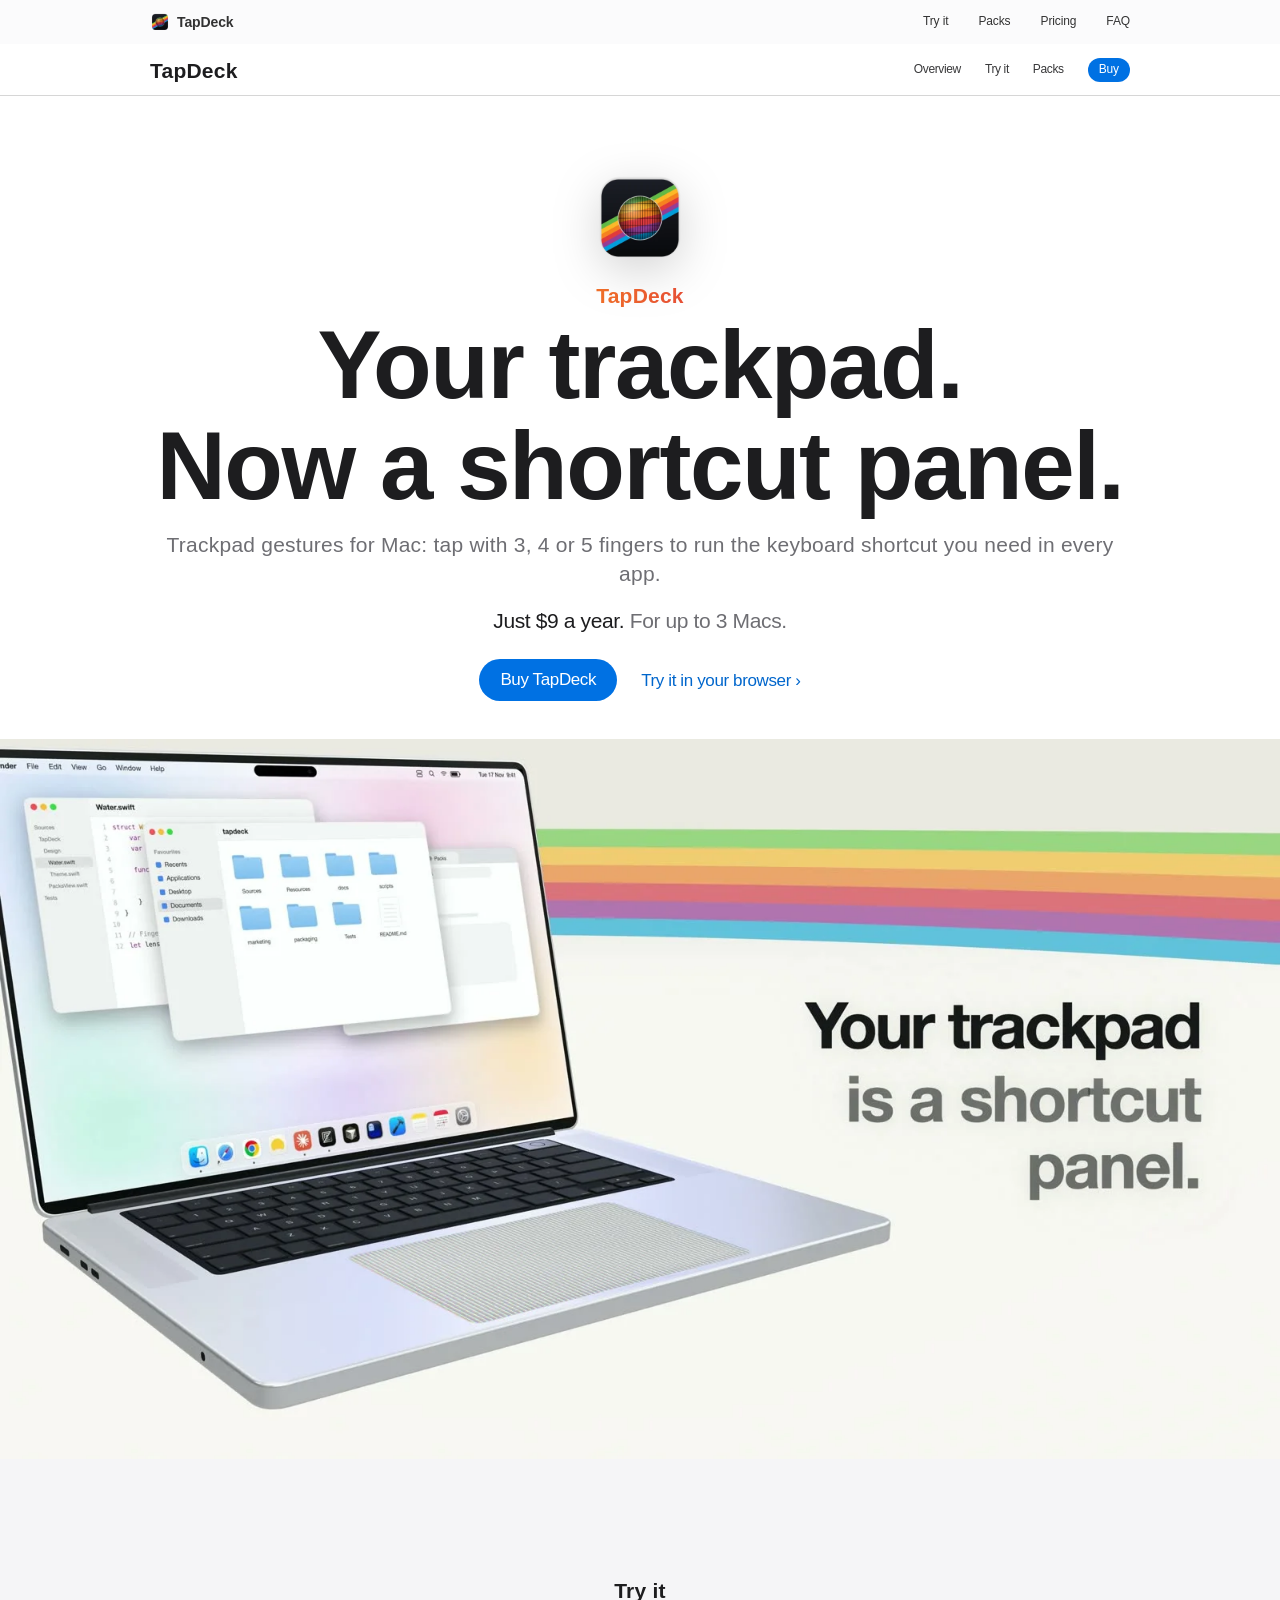
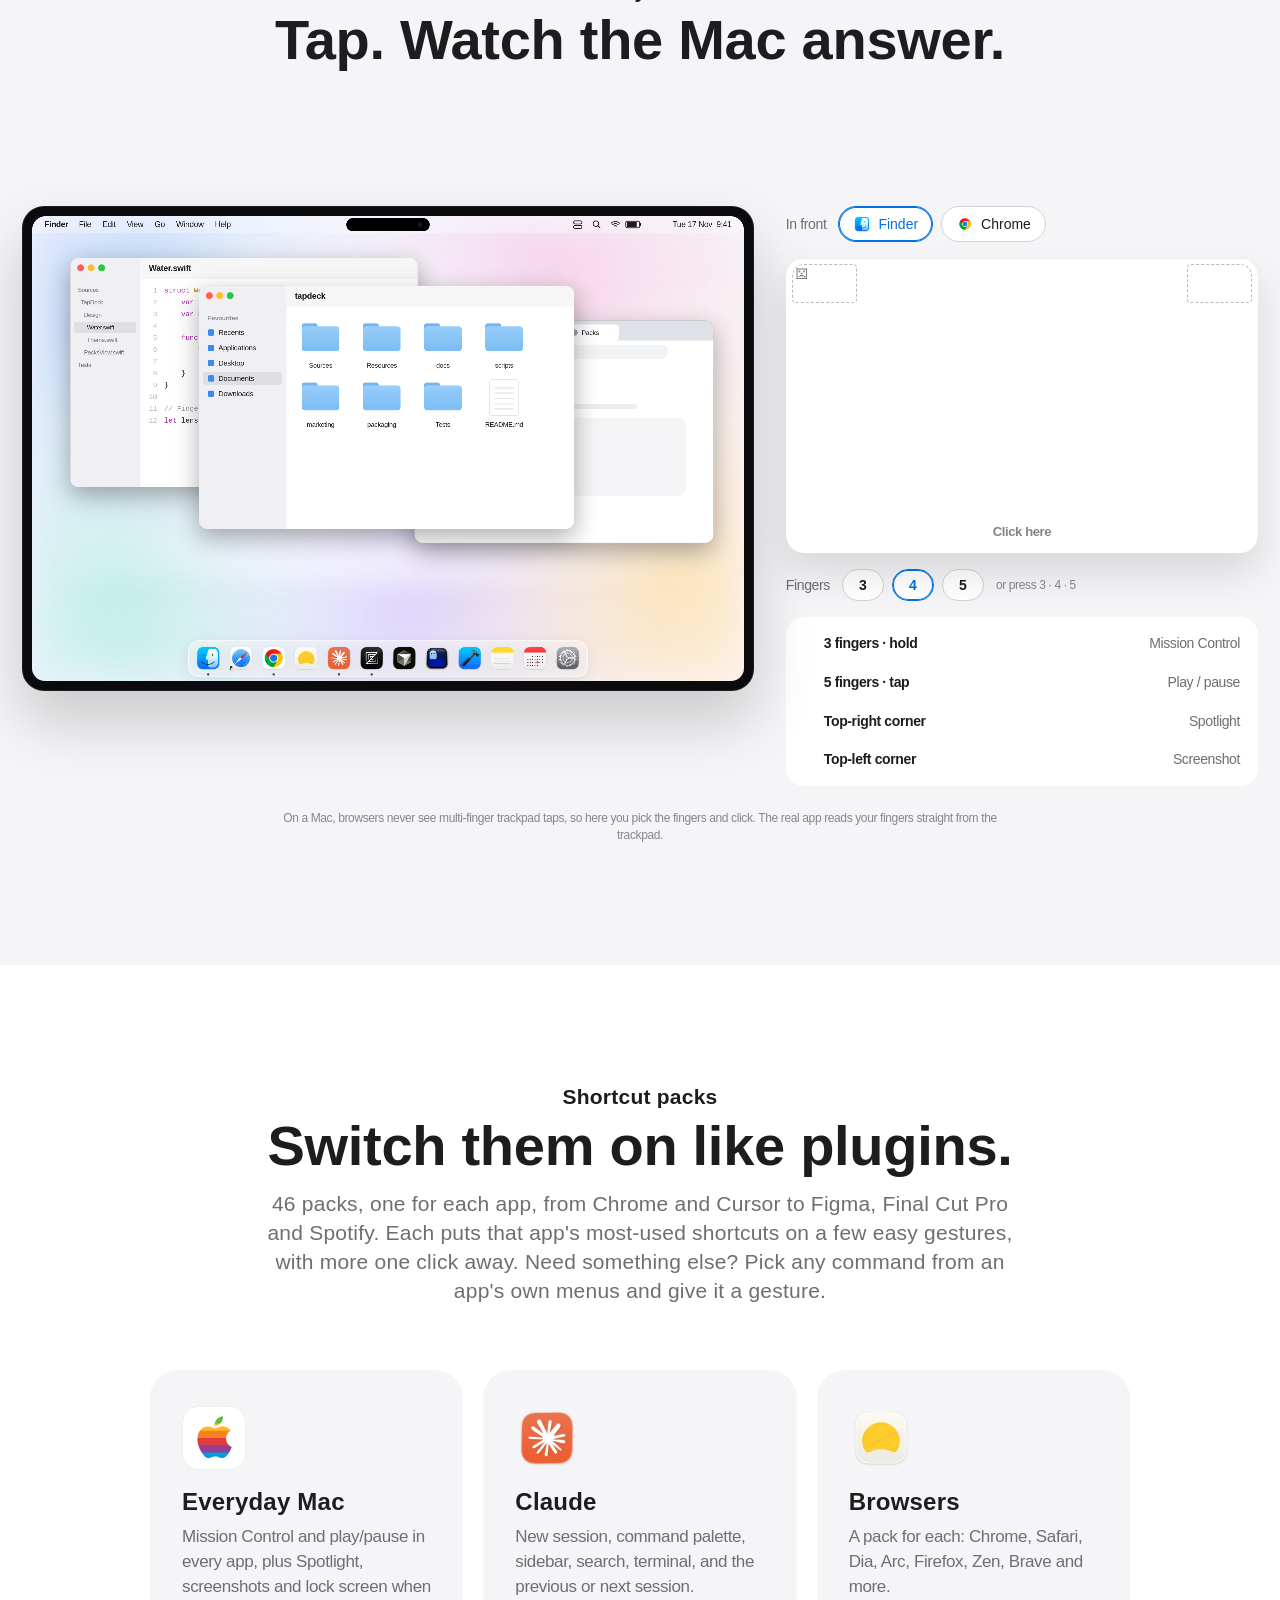
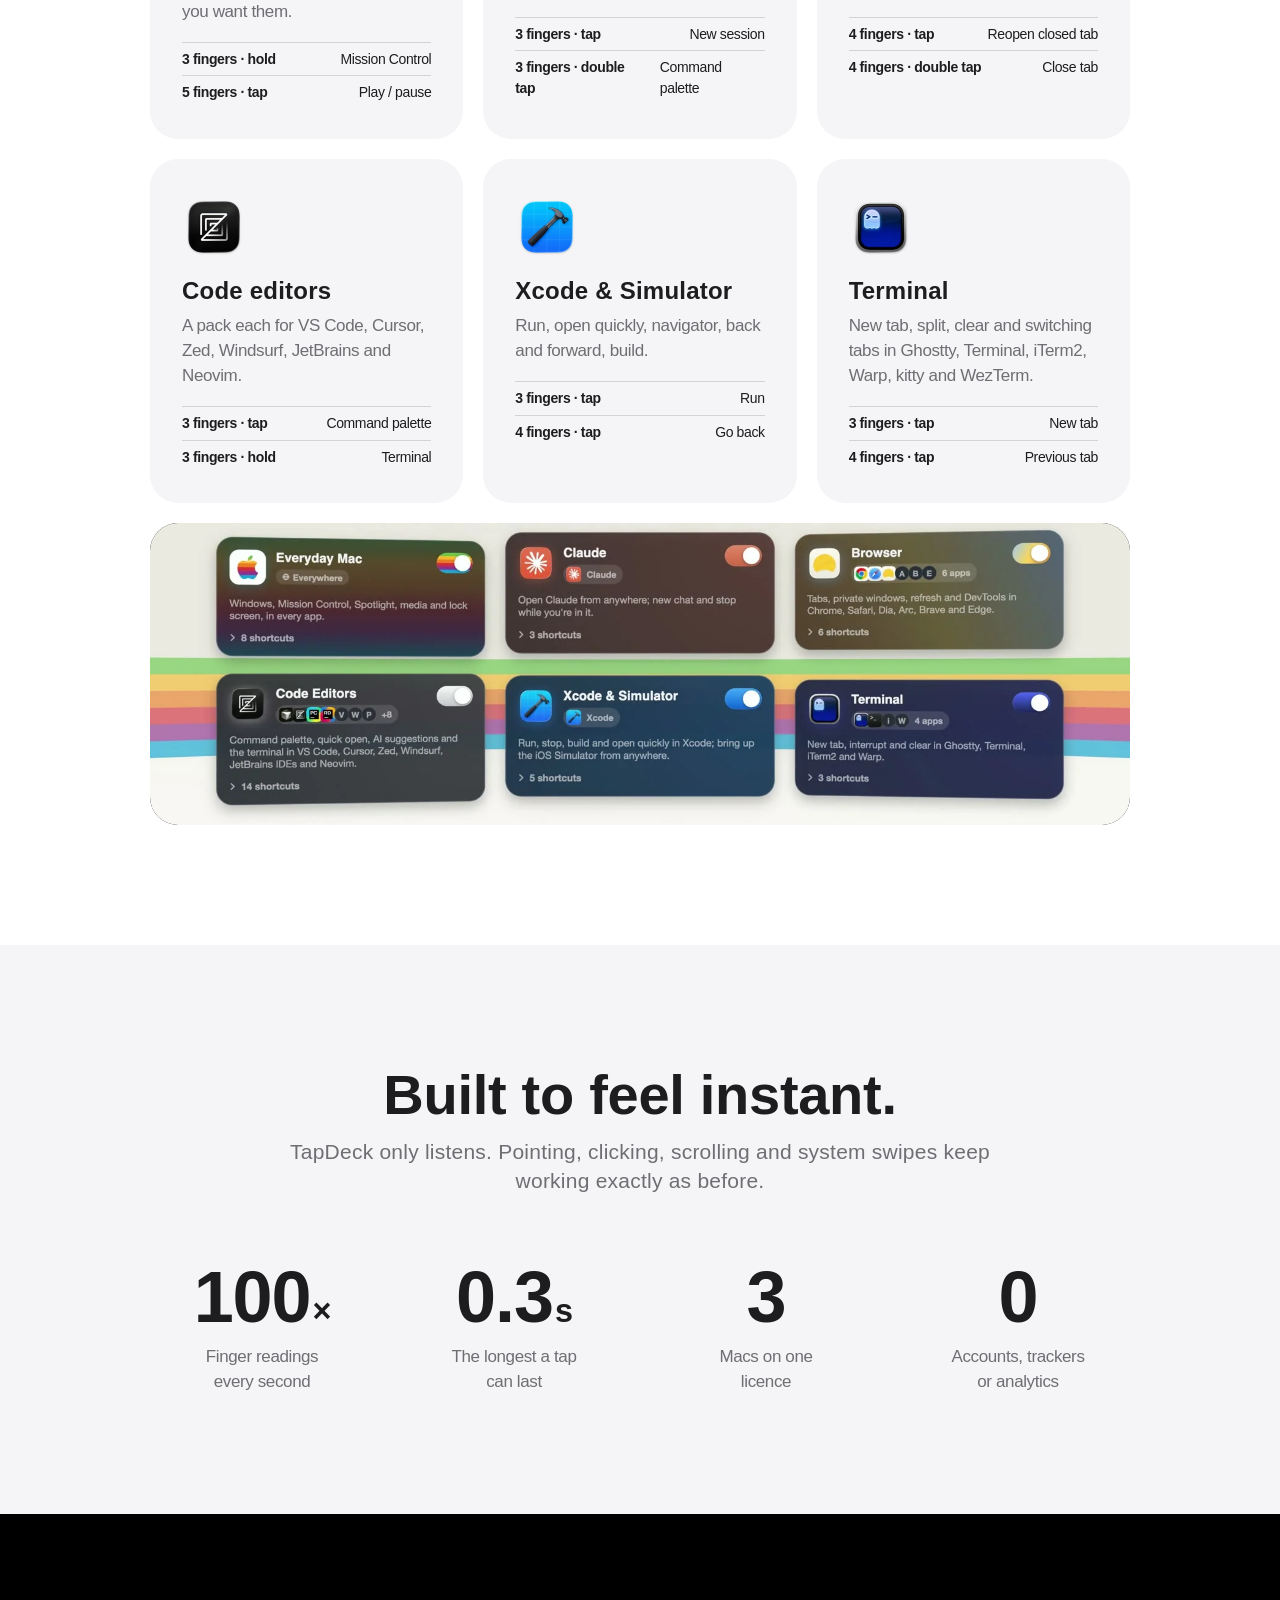
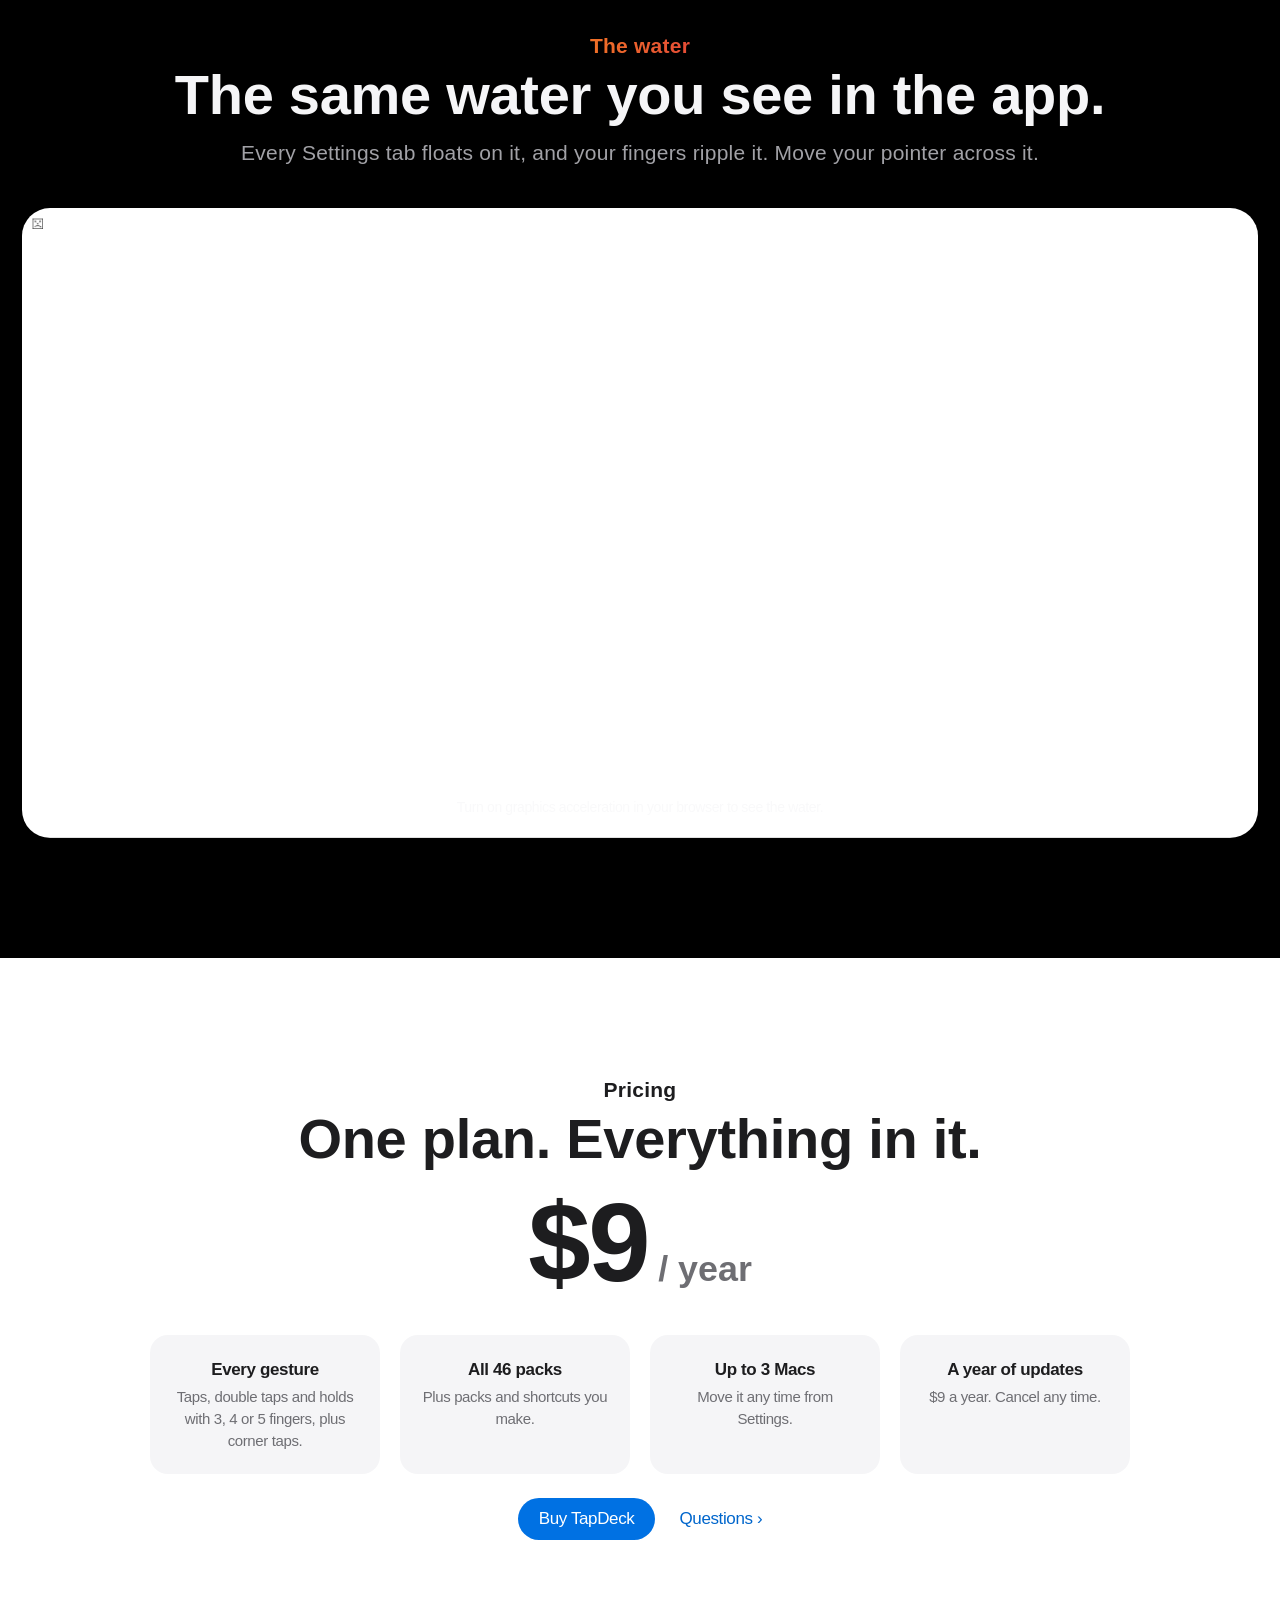
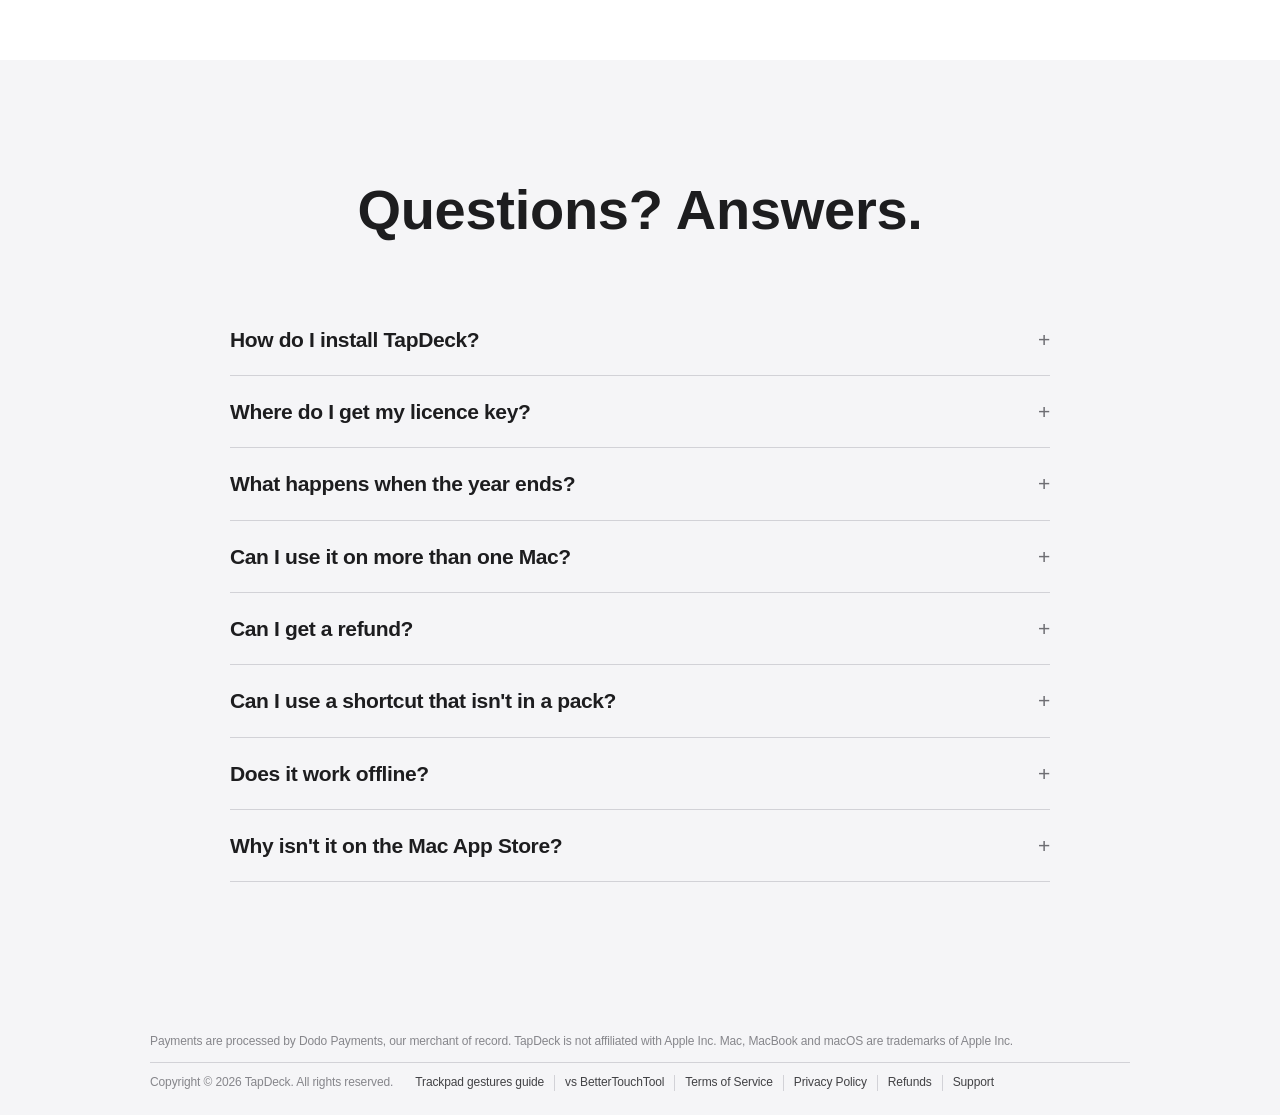
<file: index.html>
<!doctype html>
<html lang="en">
<head>
  <meta charset="utf-8">
  <meta name="viewport" content="width=device-width, initial-scale=1">
  <meta name="color-scheme" content="light">
  <title>TapDeck: Trackpad Gestures for Mac Keyboard Shortcuts</title>
  <meta name="description" content="TapDeck turns 3, 4 and 5-finger taps on your MacBook trackpad into the keyboard shortcuts you use most in each Mac app. 46 shortcut packs, custom gestures. $9 a year.">
  <link rel="canonical" href="https://tapdeck.tech/">
  <meta property="og:type" content="website">
  <meta property="og:site_name" content="TapDeck">
  <meta property="og:url" content="https://tapdeck.tech/">
  <meta property="og:title" content="TapDeck: Trackpad Gestures for Mac Keyboard Shortcuts">
  <meta property="og:description" content="Your MacBook trackpad, now a shortcut panel. One tap for the shortcuts you use most in each app. $9 a year.">
  <meta property="og:image" content="https://tapdeck.tech/assets/poster.jpg">
  <meta property="og:image:width" content="1600">
  <meta property="og:image:height" content="900">
  <meta property="og:image:alt" content="A MacBook with TapDeck: tap the trackpad to run shortcuts">
  <meta name="twitter:card" content="summary_large_image">
  <meta name="twitter:title" content="TapDeck: Trackpad Gestures for Mac Keyboard Shortcuts">
  <meta name="twitter:description" content="Your MacBook trackpad, now a shortcut panel. 3, 4 and 5-finger taps run the right shortcut in each app. $9 a year.">
  <meta name="twitter:image" content="https://tapdeck.tech/assets/poster.jpg">
  <link rel="apple-touch-icon" href="assets/icon-256.webp">
  <meta name="theme-color" content="#ffffff">
  <link rel="icon" href="assets/favicon.png">
  <link rel="stylesheet" href="styles.css?v=20261120b">
  <script type="application/ld+json">{"@context": "https://schema.org", "@type": "SoftwareApplication", "name": "TapDeck", "alternateName": "TapDeck for Mac", "url": "https://tapdeck.tech/", "description": "TapDeck turns multi-finger taps, double taps and holds on a MacBook trackpad or Magic Trackpad into the keyboard shortcuts you use most in each Mac app. 46 ready-made shortcut packs, custom gestures, and a cheat sheet of every gesture.", "applicationCategory": "UtilitiesApplication", "applicationSubCategory": "Productivity", "operatingSystem": "macOS 14 Sonoma or later", "image": "https://tapdeck.tech/assets/poster.jpg", "screenshot": "https://tapdeck.tech/assets/packs.webp", "downloadUrl": "https://tapdeck.tech/download/TapDeck.dmg", "featureList": ["Trackpad gestures with 3, 4 or 5 fingers: tap, double tap, triple tap and hold", "Corner taps", "46 shortcut packs for apps like Chrome, Safari, Xcode, VS Code, Cursor, Ghostty, Obsidian, Blender and Claude Code", "Record your own gestures and pick any command from an app's menus", "Cheat sheet of every gesture for the app in front", "No account, no analytics, works offline"], "offers": {"@type": "Offer", "price": "9.00", "priceCurrency": "USD", "url": "https://tapdeck.tech/buy.html", "description": "Yearly licence for up to 3 Macs", "availability": "https://schema.org/InStock"}, "publisher": {"@type": "Organization", "name": "TapDeck", "url": "https://tapdeck.tech/", "logo": "https://tapdeck.tech/assets/icon-512.webp", "email": "feedback@tapdeck.tech", "sameAs": ["https://www.instagram.com/tapdeckmac/", "https://x.com/sam_burduli", "https://github.com/Saba-Burduli/tapdeck-releases"]}}</script>
  <script type="application/ld+json">{"@context": "https://schema.org", "@type": "FAQPage", "mainEntity": [{"@type": "Question", "name": "How do I install TapDeck?", "acceptedAnswer": {"@type": "Answer", "text": "After checkout, the thank-you page has a Download button for the latest version, also at this link. Open the DMG and drag TapDeck to Applications. TapDeck isn't notarized by Apple yet, so on first open go to System Settings › Privacy & Security and click Open Anyway. After that it updates itself."}}, {"@type": "Question", "name": "Where do I get my licence key?", "acceptedAnswer": {"@type": "Answer", "text": "Right after checkout, on the thank-you page and in your receipt email. You can find it again any time in the Dodo Payments customer portal."}}, {"@type": "Question", "name": "What happens when the year ends?", "acceptedAnswer": {"@type": "Answer", "text": "Your subscription renews for another $9 unless you cancel. If it ends, TapDeck pauses its gestures until you renew."}}, {"@type": "Question", "name": "Can I use it on more than one Mac?", "acceptedAnswer": {"@type": "Answer", "text": "Yes, on up to 3 Macs at once. To move it to a new Mac, deactivate an old one in TapDeck's Settings › About."}}, {"@type": "Question", "name": "Can I get a refund?", "acceptedAnswer": {"@type": "Answer", "text": "Yearly charges aren't refundable, so try TapDeck in your browser above before you buy. Cancel any time to stop the next renewal. See the refund policy."}}, {"@type": "Question", "name": "Can I use a shortcut that isn't in a pack?", "acceptedAnswer": {"@type": "Answer", "text": "Yes. Open the app, then in TapDeck's Settings › Packs, open that app's pack and choose \"Add from [app]'s menus…\" (or right-click the pack). You'll see every command in that app's menu bar; pick one and give it a gesture. You can also change any pack's gestures, or make a pack of your own."}}, {"@type": "Question", "name": "Does it work offline?", "acceptedAnswer": {"@type": "Answer", "text": "Yes. TapDeck checks your licence once a day and keeps working for 7 days without a connection."}}, {"@type": "Question", "name": "Why isn't it on the Mac App Store?", "acceptedAnswer": {"@type": "Answer", "text": "TapDeck reads raw finger positions from the trackpad, which App Store apps can't do. It's the same approach as BetterTouchTool."}}]}</script>
</head>
<body>
  <a class="skip" href="#main">Skip to content</a>
  <div class="globalnav"><div class="wrap"><a class="mark" href="./"><img src="assets/icon-64.webp" alt="" width="20" height="20">TapDeck</a><nav><a href="#how">Try it</a><a href="#packs">Packs</a><a href="#pricing">Pricing</a><a href="#faq">FAQ</a></nav></div></div>
  <div class="localnav"><div class="wrap"><a class="title" href="./">TapDeck</a><nav><a href="#film">Overview</a><a href="#how">Try it</a><a href="#packs">Packs</a><a class="btn primary small" href="buy.html">Buy</a></nav></div></div>

  <main id="main">
    <section class="hero wrap">
      <img class="icon rise" src="assets/icon-256.webp" alt="TapDeck icon" width="96" height="96" fetchpriority="high">
      <p class="eyebrow rainbow rise" style="--i:1">TapDeck</p>
      <h1 class="rise" style="--i:2">Your trackpad.<br>Now a shortcut panel.</h1>
      <p class="lede rise" style="--i:3">Trackpad gestures for Mac: tap with 3, 4 or 5 fingers to run the keyboard shortcut you need in every app.</p>
      <p class="price rise" style="--i:3">Just $9 a year. <span>For up to 3 Macs.</span></p>
      <div class="ctas rise" style="--i:4"><a class="btn primary" href="buy.html">Buy TapDeck</a><a class="more" href="#how">Try it in your browser</a></div>
    </section>

    <!-- The whole teaser, rendered live in 3D at the screen's own resolution; the scroll is its clock. -->
    <section class="film" id="film" aria-label="The TapDeck film">
      <div class="film-stage">
        <div class="film-frame"><iframe title="The TapDeck film" tabindex="-1" aria-hidden="true"></iframe><img class="film-fallback" data-src="assets/poster.webp" alt="A MacBook with TapDeck" width="1600" height="900" hidden></div>
        <nav class="film-chapters" aria-label="Film chapters"></nav>
        <div class="film-bar" aria-hidden="true"><i></i></div>
      </div>
    </section>
    <p class="film-skip"><a class="more" href="#how">Skip the film</a></p>

    <section id="how" class="section panel">
      <div class="wide-wrap">
        <div class="section-head">
          <p class="eyebrow reveal">Try it</p>
          <h2 class="headline reveal" style="--i:1">Tap. Watch the Mac answer.</h2>
          <p class="lede reveal" style="--i:2"><span class="touch-only">Use three, four or five fingers at once on the trackpad below.</span><span class="mouse-only">Pick how many fingers, then click the trackpad: once, twice, three times, or hold. Click a corner for corner taps.</span></p>
        </div>
        <div class="demo reveal" style="--i:3">
          <div class="demo-screen">
            <div class="bezel"><canvas aria-label="A Mac screen that responds to your gestures" role="img"></canvas></div>
            <div class="demo-pill" role="status" aria-live="polite"><span class="dot"></span><span class="text"></span></div>
          </div>
          <div class="demo-side">
            <div class="demo-apps" role="group" aria-label="App in front">
              <span>In front</span>
              <button type="button" data-app="finder" aria-pressed="true"><img src="assets/icons/finder.webp" alt="" width="18" height="18" loading="lazy" decoding="async">Finder</button>
              <button type="button" data-app="chrome" aria-pressed="false"><img src="assets/icons/chrome.webp" alt="" width="18" height="18" loading="lazy" decoding="async">Chrome</button>
            </div>
            <div class="demo-pad" aria-label="Trackpad: tap here">
              <canvas aria-hidden="true"></canvas>
              <i class="corner tl"></i><i class="corner tr"></i>
              <div class="demo-hold" aria-hidden="true"></div>
              <span class="pad-hint"><span class="mouse-only">Click here</span><span class="touch-only">Tap with 3, 4 or 5 fingers</span></span>
            </div>
            <div class="demo-fingers mouse-only" role="group" aria-label="Fingers per click">
              <span>Fingers</span>
              <button type="button" data-n="3">3</button><button type="button" data-n="4">4</button><button type="button" data-n="5">5</button>
              <kbd>or press 3 · 4 · 5</kbd>
            </div>
            <ul class="demo-cheat" aria-label="Gestures"></ul>
          </div>
        </div>
        <p class="demo-note">On a Mac, browsers never see multi-finger trackpad taps, so here you pick the fingers and click. The real app reads your fingers straight from the trackpad.</p>
      </div>
    </section>

    <section id="packs" class="section">
      <div class="wrap">
        <div class="section-head">
          <p class="eyebrow reveal">Shortcut packs</p>
          <h2 class="headline reveal" style="--i:1">Switch them on like plugins.</h2>
          <p class="lede reveal" style="--i:2">46 packs, one for each app, from Chrome and Cursor to Figma, Final Cut Pro and Spotify. Each puts that app's most-used shortcuts on a few easy gestures, with more one click away. Need something else? Pick any command from an app's own menus and give it a gesture.</p>
        </div>
        <div class="tiles">
          <div class="tile reveal"><img class="app" src="assets/icons/everyday-mac.png" alt="" width="64" height="64" loading="lazy" decoding="async"><h3>Everyday Mac</h3><p>Mission Control and play/pause in every app, plus Spotlight, screenshots and lock screen when you want them.</p><div class="gesture"><span><b>3 fingers · hold</b>Mission Control</span><span><b>5 fingers · tap</b>Play / pause</span></div></div>
          <div class="tile reveal" style="--i:1"><img class="app" src="assets/icons/claude.webp" alt="" width="64" height="64" loading="lazy" decoding="async"><h3>Claude</h3><p>New session, command palette, sidebar, search, terminal, and the previous or next session.</p><div class="gesture"><span><b>3 fingers · tap</b>New session</span><span><b>3 fingers · double tap</b>Command palette</span></div></div>
          <div class="tile reveal" style="--i:2"><img class="app" src="assets/icons/dia.webp" alt="" width="64" height="64" loading="lazy" decoding="async"><h3>Browsers</h3><p>A pack for each: Chrome, Safari, Dia, Arc, Firefox, Zen, Brave and more.</p><div class="gesture"><span><b>4 fingers · tap</b>Reopen closed tab</span><span><b>4 fingers · double tap</b>Close tab</span></div></div>
          <div class="tile reveal"><img class="app" src="assets/icons/zed.webp" alt="" width="64" height="64" loading="lazy" decoding="async"><h3>Code editors</h3><p>A pack each for VS Code, Cursor, Zed, Windsurf, JetBrains and Neovim.</p><div class="gesture"><span><b>3 fingers · tap</b>Command palette</span><span><b>3 fingers · hold</b>Terminal</span></div></div>
          <div class="tile reveal" style="--i:1"><img class="app" src="assets/icons/xcode.webp" alt="" width="64" height="64" loading="lazy" decoding="async"><h3>Xcode &amp; Simulator</h3><p>Run, open quickly, navigator, back and forward, build.</p><div class="gesture"><span><b>3 fingers · tap</b>Run</span><span><b>4 fingers · tap</b>Go back</span></div></div>
          <div class="tile reveal" style="--i:2"><img class="app" src="assets/icons/ghostty.webp" alt="" width="64" height="64" loading="lazy" decoding="async"><h3>Terminal</h3><p>New tab, split, clear and switching tabs in Ghostty, Terminal, iTerm2, Warp, kitty and WezTerm.</p><div class="gesture"><span><b>3 fingers · tap</b>New tab</span><span><b>4 fingers · tap</b>Previous tab</span></div></div>
          <div class="tile showcase reveal"><img src="assets/packs.webp" alt="TapDeck's shortcut packs in Settings, switched on" width="1600" height="492" loading="lazy" decoding="async"></div>
        </div>
      </div>
    </section>

    <section class="section panel">
      <div class="wrap">
        <div class="section-head">
          <h2 class="headline reveal">Built to feel instant.</h2>
          <p class="lede reveal" style="--i:1">TapDeck only listens. Pointing, clicking, scrolling and system swipes keep working exactly as before.</p>
        </div>
        <div class="numbers">
          <div class="reveal"><div class="n" data-count="100">0<small>×</small></div><p>Finger readings<br>every second</p></div>
          <div class="reveal" style="--i:1"><div class="n" data-count="0.3" data-decimals="1">0<small>s</small></div><p>The longest a tap<br>can last</p></div>
          <div class="reveal" style="--i:2"><div class="n" data-count="3">0</div><p>Macs on one<br>licence</p></div>
          <div class="reveal" style="--i:3"><div class="n" data-count="0">0</div><p>Accounts, trackers<br>or analytics</p></div>
        </div>
      </div>
    </section>

    <section class="water-moment">
      <div class="copy wrap">
        <p class="eyebrow rainbow reveal">The water</p>
        <h2 class="headline reveal" style="--i:1">The same water you see in the app.</h2>
        <p class="lede reveal" style="--i:2">Every Settings tab floats on it, and your fingers ripple it. Move your pointer across it.</p>
      </div>
      <div class="pool reveal" style="--i:3"><canvas aria-hidden="true"></canvas><span>Move or click to make ripples</span></div>
      <div class="after"></div>
    </section>

    <section id="pricing" class="section pricing">
      <div class="wrap">
        <p class="eyebrow reveal">Pricing</p>
        <h2 class="headline reveal" style="--i:1">One plan. Everything in it.</h2>
        <div class="amount reveal" style="--i:2">$9<span> / year</span></div>
        <ul class="included">
          <li class="reveal"><b>Every gesture</b>Taps, double taps and holds with 3, 4 or 5 fingers, plus corner taps.</li>
          <li class="reveal" style="--i:1"><b>All 46 packs</b>Plus packs and shortcuts you make.</li>
          <li class="reveal" style="--i:2"><b>Up to 3 Macs</b>Move it any time from Settings.</li>
          <li class="reveal" style="--i:3"><b>A year of updates</b>$9 a year. Cancel any time.</li>
        </ul>
        <div class="ctas reveal" style="--i:4"><a class="btn primary" href="buy.html">Buy TapDeck</a><a class="more" href="#faq">Questions</a></div>
      </div>
    </section>

    <section id="faq" class="section panel">
      <div class="wrap">
        <div class="section-head"><h2 class="headline reveal">Questions? Answers.</h2></div>
        <div class="faq reveal" style="--i:1">
          <details><summary>How do I install TapDeck?</summary><p>After checkout, the thank-you page has a Download button for the latest version, also at <a href="https://tapdeck.tech/download/TapDeck.dmg" download>this link</a>. Open the DMG and drag TapDeck to Applications. TapDeck isn't notarized by Apple yet, so on first open go to System Settings › Privacy &amp; Security and click Open Anyway. After that it updates itself.</p></details>
          <details><summary>Where do I get my licence key?</summary><p>Right after checkout, on the thank-you page and in your receipt email. You can find it again any time in the Dodo Payments customer portal.</p></details>
          <details><summary>What happens when the year ends?</summary><p>Your subscription renews for another $9 unless you cancel. If it ends, TapDeck pauses its gestures until you renew.</p></details>
          <details><summary>Can I use it on more than one Mac?</summary><p>Yes, on up to 3 Macs at once. To move it to a new Mac, deactivate an old one in TapDeck's Settings › About.</p></details>
          <details><summary>Can I get a refund?</summary><p>Yearly charges aren't refundable, so try TapDeck in your browser above before you buy. Cancel any time to stop the next renewal. See the <a href="refund.html">refund policy</a>.</p></details>
          <details><summary>Can I use a shortcut that isn't in a pack?</summary><p>Yes. Open the app, then in TapDeck's Settings › Packs, open that app's pack and choose "Add from [app]'s menus…" (or right-click the pack). You'll see every command in that app's menu bar; pick one and give it a gesture. You can also change any pack's gestures, or make a pack of your own.</p></details>
          <details><summary>Does it work offline?</summary><p>Yes. TapDeck checks your licence once a day and keeps working for 7 days without a connection.</p></details>
          <details><summary>Why isn't it on the Mac App Store?</summary><p>TapDeck reads raw finger positions from the trackpad, which App Store apps can't do. It's the same approach as BetterTouchTool.</p></details>
        </div>
      </div>
    </section>
  </main>

  <footer class="site"><div class="wrap">
    <p class="fine">Payments are processed by Dodo Payments, our merchant of record. TapDeck is not affiliated with Apple Inc. Mac, MacBook and macOS are trademarks of Apple Inc.</p>
    <div class="row"><span>Copyright © 2026 TapDeck. All rights reserved.</span><nav><a href="mac-trackpad-gestures.html">Trackpad gestures guide</a><a href="bettertouchtool-alternative.html">vs BetterTouchTool</a><a href="terms.html">Terms of Service</a><a href="privacy.html">Privacy Policy</a><a href="refund.html">Refunds</a><a href="mailto:feedback@tapdeck.tech?subject=TapDeck%20support">Support</a></nav></div>
  </div></footer>

  <script type="module" src="scroll.js?v=20261120b"></script>
  <script type="module" src="demo/demo.js?v=20261120b"></script>
</body>
</html>
</file>
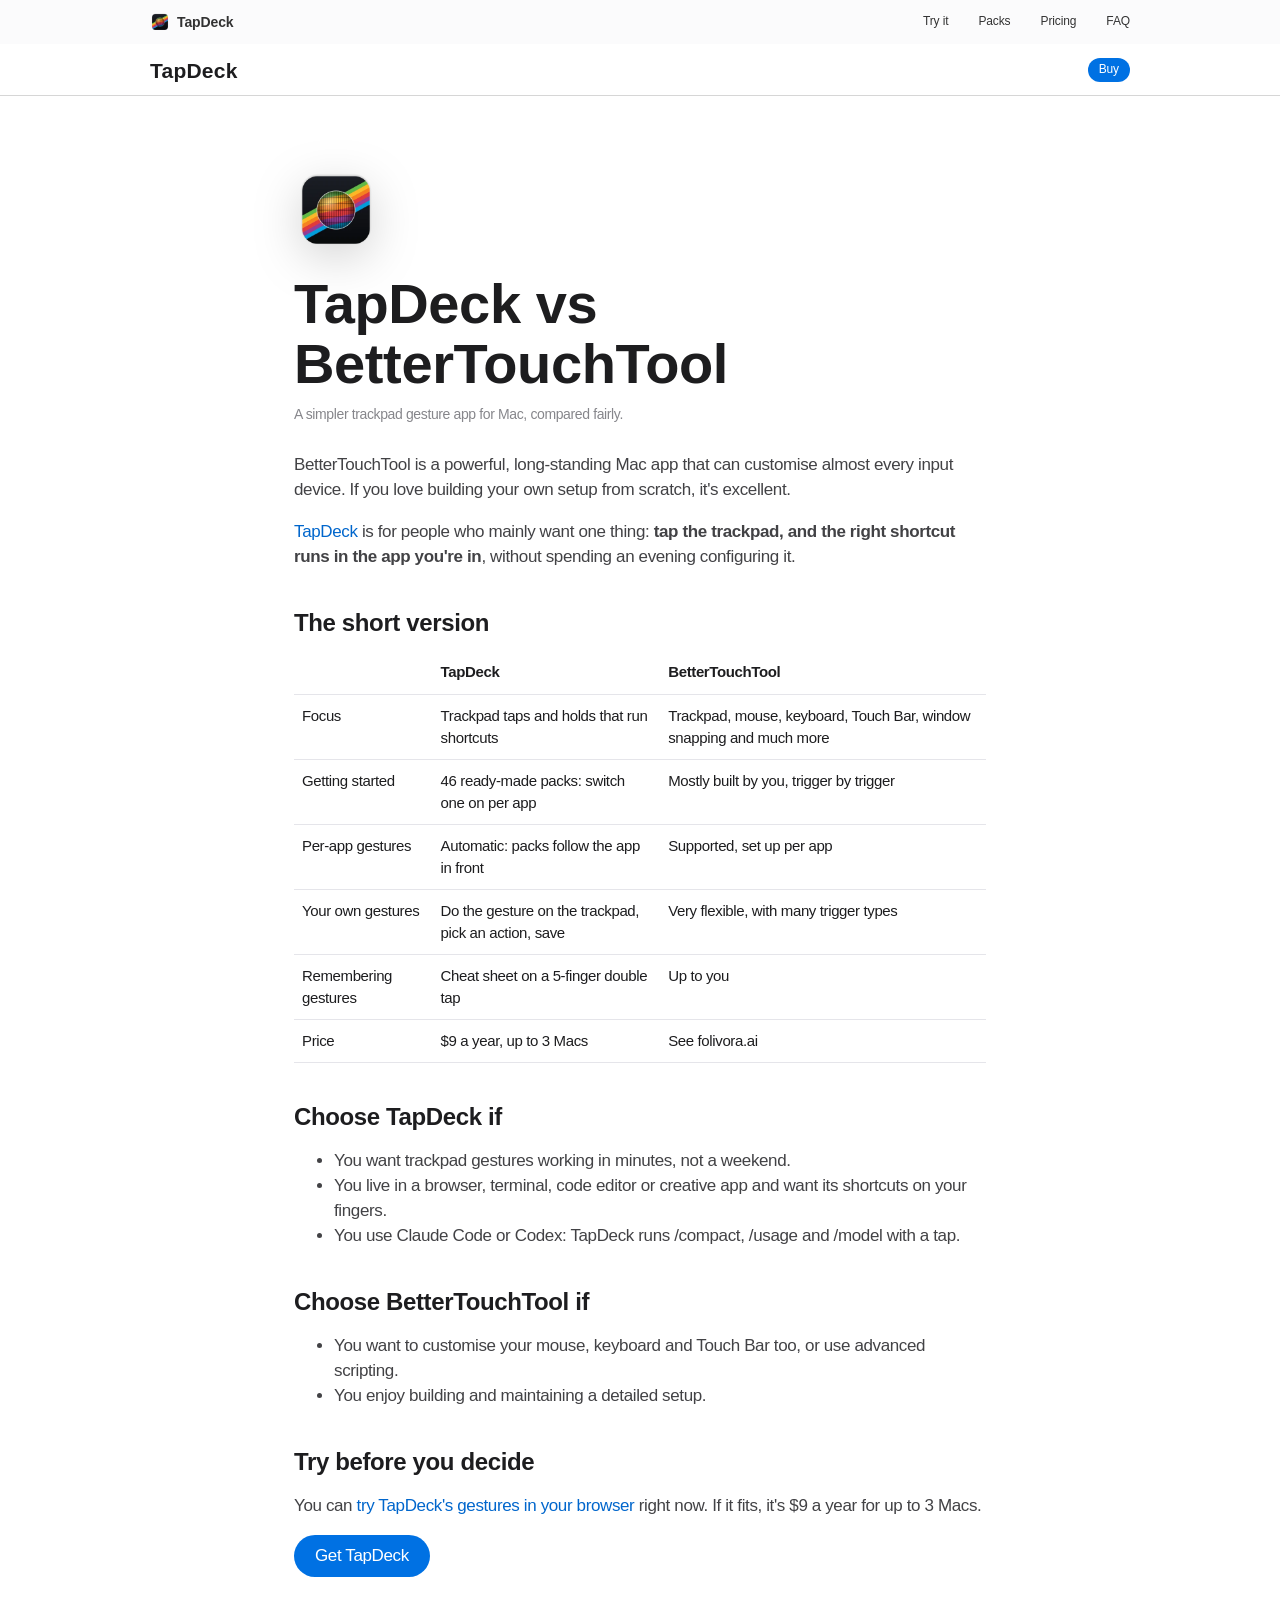
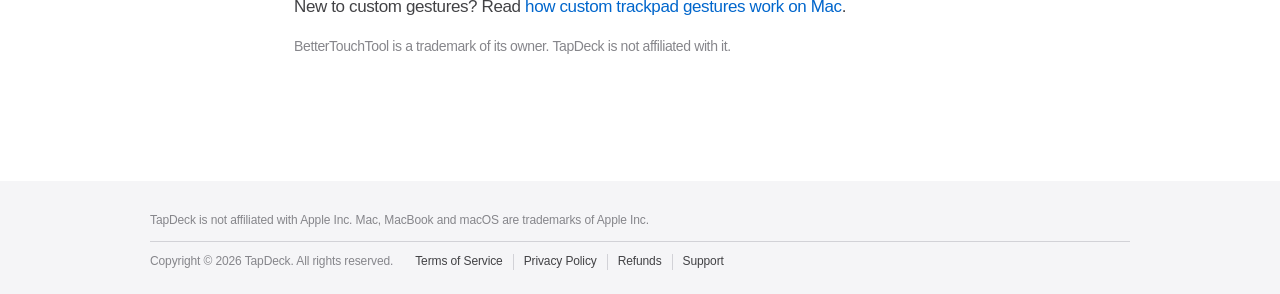
<file: bettertouchtool-alternative.html>
<!doctype html>
<html lang="en">
<head>
  <meta charset="utf-8">
  <meta name="viewport" content="width=device-width, initial-scale=1">
  <meta name="color-scheme" content="light">
  <title>TapDeck vs BetterTouchTool: a simpler trackpad gesture app for Mac</title>
  <meta name="description" content="Looking for a BetterTouchTool alternative? TapDeck is a focused Mac app for trackpad gestures: switch on a pack for each app and tap to run its shortcuts. $9 a year.">
  <link rel="canonical" href="https://tapdeck.tech/bettertouchtool-alternative.html">
  <meta property="og:type" content="article">
  <meta property="og:site_name" content="TapDeck">
  <meta property="og:url" content="https://tapdeck.tech/bettertouchtool-alternative.html">
  <meta property="og:title" content="TapDeck vs BetterTouchTool">
  <meta property="og:description" content="A focused, ready-to-use trackpad gesture app for Mac, compared fairly with BetterTouchTool.">
  <meta property="og:image" content="https://tapdeck.tech/assets/poster.jpg">
  <meta name="twitter:card" content="summary_large_image">
  <link rel="icon" href="assets/favicon.png">
  <link rel="stylesheet" href="styles.css?v=20261120b">
  <style>.doc table { width: 100%; border-collapse: collapse; margin: 14px 0; font-size: 15px; } .doc th, .doc td { text-align: left; padding: 10px 8px; border-bottom: 1px solid #e5e5ea; vertical-align: top; } .doc th { color: #1d1d1f; }</style>
  <script type="application/ld+json">{"@context":"https://schema.org","@type":"FAQPage","mainEntity":[{"@type":"Question","name":"What is a good BetterTouchTool alternative for trackpad gestures?","acceptedAnswer":{"@type":"Answer","text":"If you mainly want trackpad gestures that run keyboard shortcuts, TapDeck is a focused alternative: it ships with 46 ready-made shortcut packs, so you switch one on for each app and start tapping with 3, 4 or 5 fingers. BetterTouchTool is broader and more configurable, covering mice, keyboards, the Touch Bar and window management too."}},{"@type":"Question","name":"Is TapDeck easier to set up than BetterTouchTool?","acceptedAnswer":{"@type":"Answer","text":"TapDeck is designed to work out of the box: packs for apps like Chrome, Safari, Xcode, Ghostty and Obsidian already have sensible gestures, gestures switch automatically with the app in front, and a five-finger double tap shows a cheat sheet. You can still record your own gestures in a few seconds."}},{"@type":"Question","name":"How much does TapDeck cost?","acceptedAnswer":{"@type":"Answer","text":"$9 a year for up to 3 Macs, with every gesture and all 46 packs."}}]}</script>
</head>
<body>
  <div class="globalnav"><div class="wrap"><a class="mark" href="./"><img src="assets/icon-64.webp" alt="" width="20" height="20">TapDeck</a><nav><a href="./#how">Try it</a><a href="./#packs">Packs</a><a href="./#pricing">Pricing</a><a href="./#faq">FAQ</a></nav></div></div>
  <div class="localnav"><div class="wrap"><a class="title" href="./">TapDeck</a><nav><a class="btn primary small" href="buy.html">Buy</a></nav></div></div>
  <main class="doc">
    <img class="badge" src="assets/icon-256.webp" alt="TapDeck icon" width="84" height="84">
    <h1>TapDeck vs BetterTouchTool</h1>
    <p class="updated">A simpler trackpad gesture app for Mac, compared fairly.</p>

    <p>BetterTouchTool is a powerful, long-standing Mac app that can customise almost every input device. If you love building your own setup from scratch, it's excellent.</p>
    <p><a href="./">TapDeck</a> is for people who mainly want one thing: <b>tap the trackpad, and the right shortcut runs in the app you're in</b>, without spending an evening configuring it.</p>

    <h2>The short version</h2>
    <table>
      <tr><th></th><th>TapDeck</th><th>BetterTouchTool</th></tr>
      <tr><td>Focus</td><td>Trackpad taps and holds that run shortcuts</td><td>Trackpad, mouse, keyboard, Touch Bar, window snapping and much more</td></tr>
      <tr><td>Getting started</td><td>46 ready-made packs: switch one on per app</td><td>Mostly built by you, trigger by trigger</td></tr>
      <tr><td>Per-app gestures</td><td>Automatic: packs follow the app in front</td><td>Supported, set up per app</td></tr>
      <tr><td>Your own gestures</td><td>Do the gesture on the trackpad, pick an action, save</td><td>Very flexible, with many trigger types</td></tr>
      <tr><td>Remembering gestures</td><td>Cheat sheet on a 5-finger double tap</td><td>Up to you</td></tr>
      <tr><td>Price</td><td>$9 a year, up to 3 Macs</td><td>See folivora.ai</td></tr>
    </table>

    <h2>Choose TapDeck if</h2>
    <ul>
      <li>You want trackpad gestures working in minutes, not a weekend.</li>
      <li>You live in a browser, terminal, code editor or creative app and want its shortcuts on your fingers.</li>
      <li>You use Claude Code or Codex: TapDeck runs /compact, /usage and /model with a tap.</li>
    </ul>

    <h2>Choose BetterTouchTool if</h2>
    <ul>
      <li>You want to customise your mouse, keyboard and Touch Bar too, or use advanced scripting.</li>
      <li>You enjoy building and maintaining a detailed setup.</li>
    </ul>

    <h2>Try before you decide</h2>
    <p>You can <a href="./#how">try TapDeck's gestures in your browser</a> right now. If it fits, it's $9 a year for up to 3 Macs.</p>
    <p><a class="btn primary" href="buy.html">Get TapDeck</a></p>
    <p>New to custom gestures? Read <a href="mac-trackpad-gestures.html">how custom trackpad gestures work on Mac</a>.</p>
    <p class="updated">BetterTouchTool is a trademark of its owner. TapDeck is not affiliated with it.</p>
  </main>
  <footer class="site"><div class="wrap">
    <p class="fine">TapDeck is not affiliated with Apple Inc. Mac, MacBook and macOS are trademarks of Apple Inc.</p>
    <div class="row"><span>Copyright © 2026 TapDeck. All rights reserved.</span><nav><a href="terms.html">Terms of Service</a><a href="privacy.html">Privacy Policy</a><a href="refund.html">Refunds</a><a href="mailto:feedback@tapdeck.tech?subject=TapDeck%20support">Support</a></nav></div>
  </div></footer>
</body>
</html>
</file>
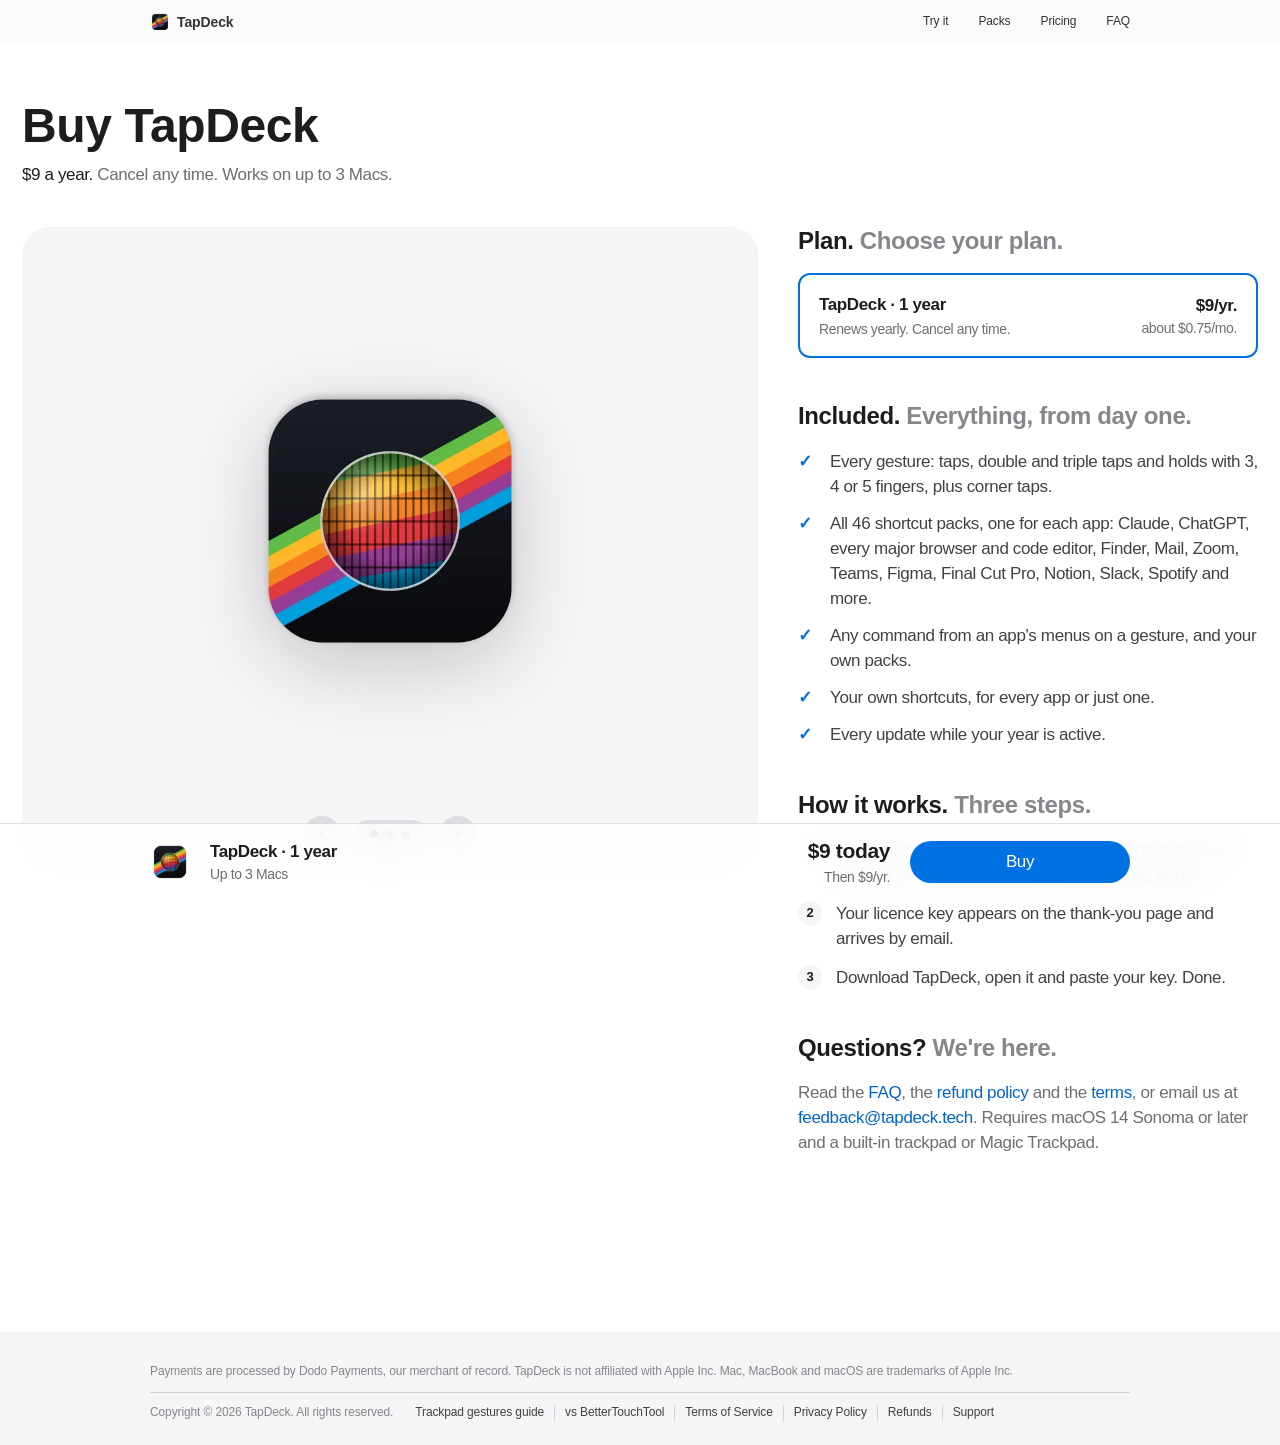
<file: buy.html>
<!doctype html>
<html lang="en">
<head>
  <meta charset="utf-8">
  <meta name="viewport" content="width=device-width, initial-scale=1">
  <meta name="color-scheme" content="light">
  <title>Buy TapDeck for Mac</title>
  <meta name="description" content="Buy TapDeck for Mac: $9 a year, for up to 3 Macs. Every gesture and every shortcut pack.">
  <link rel="canonical" href="https://tapdeck.tech/buy.html">
  <meta name="theme-color" content="#ffffff">
  <link rel="icon" href="assets/favicon.png">
  <link rel="stylesheet" href="styles.css?v=20261120b">
</head>
<body>
  <div class="globalnav"><div class="wrap"><a class="mark" href="./"><img src="assets/icon-64.webp" alt="" width="20" height="20">TapDeck</a><nav><a href="./#how">Try it</a><a href="./#packs">Packs</a><a href="./#pricing">Pricing</a><a href="./#faq">FAQ</a></nav></div></div>

  <main class="wide-wrap">
    <div class="buy-head">
      <h1>Buy TapDeck</h1>
      <p>$9 a year. <span class="muted">Cancel any time. Works on up to 3 Macs.</span></p>
    </div>

    <div class="buy">
      <!-- Gallery, like Apple's product gallery on its store pages. -->
      <div class="gallery" aria-roledescription="carousel" aria-label="TapDeck pictures">
        <div class="slides" tabindex="0">
          <div class="slide"><img class="icon" src="assets/icon-512.webp" alt="The TapDeck app icon" width="512" height="512"></div>
          <div class="slide"><img src="assets/poster.webp" alt="A MacBook with TapDeck" width="1600" height="900" loading="lazy" decoding="async"></div>
          <div class="slide"><img src="assets/packs.webp" alt="TapDeck's shortcut packs, switched on" width="1600" height="492" loading="lazy" decoding="async"></div>
        </div>
        <div class="controls">
          <button type="button" class="prev" aria-label="Previous picture">‹</button>
          <div class="dots" aria-hidden="true"><i class="on"></i><i></i><i></i></div>
          <button type="button" class="next" aria-label="Next picture">›</button>
        </div>
      </div>

      <div class="steps">
        <div class="step">
          <h2>Plan. <span>Choose your plan.</span></h2>
          <div class="option" role="radio" aria-checked="true" tabindex="0">
            <div><b>TapDeck · 1 year</b><small>Renews yearly. Cancel any time.</small></div>
            <div class="cost"><b>$9/yr.</b>about $0.75/mo.</div>
          </div>
        </div>
        <div class="step">
          <h2>Included. <span>Everything, from day one.</span></h2>
          <ul class="checklist">
            <li>Every gesture: taps, double and triple taps and holds with 3, 4 or 5 fingers, plus corner taps.</li>
            <li>All 46 shortcut packs, one for each app: Claude, ChatGPT, every major browser and code editor, Finder, Mail, Zoom, Teams, Figma, Final Cut Pro, Notion, Slack, Spotify and more.</li>
            <li>Any command from an app's menus on a gesture, and your own packs.</li>
            <li>Your own shortcuts, for every app or just one.</li>
            <li>Every update while your year is active.</li>
          </ul>
        </div>
        <div class="step">
          <h2>How it works. <span>Three steps.</span></h2>
          <ol class="numbered">
            <li>Check out with Dodo Payments, our merchant of record, for $9 a year. Taxes are included where they apply.</li>
            <li>Your licence key appears on the thank-you page and arrives by email.</li>
            <li>Download TapDeck, open it and paste your key. Done.</li>
          </ol>
        </div>
        <div class="step">
          <h2>Questions? <span>We're here.</span></h2>
          <p class="muted">Read the <a href="./#faq">FAQ</a>, the <a href="refund.html">refund policy</a> and the <a href="terms.html">terms</a>, or email us at <a href="mailto:feedback@tapdeck.tech?subject=TapDeck%20support">feedback@tapdeck.tech</a>. Requires macOS 14 Sonoma or later and a built-in trackpad or Magic Trackpad.</p>
        </div>
      </div>
    </div>
  </main>

  <!-- Apple-style summary bar: what you're buying, the total, and the button. -->
  <div class="summary" role="region" aria-label="Order summary">
    <div class="wrap">
      <img src="assets/icon-512.webp" alt="" width="40" height="40">
      <div class="what"><b>TapDeck · 1 year</b>Up to 3 Macs</div>
      <div class="total"><b>$9 today</b>Then $9/yr.</div>
      <a class="btn primary checkout" href="#" aria-disabled="true">Checkout opens soon</a>
    </div>
  </div>

  <footer class="site"><div class="wrap">
    <p class="fine">Payments are processed by Dodo Payments, our merchant of record. TapDeck is not affiliated with Apple Inc. Mac, MacBook and macOS are trademarks of Apple Inc.</p>
    <div class="row"><span>Copyright © 2026 TapDeck. All rights reserved.</span><nav><a href="mac-trackpad-gestures.html">Trackpad gestures guide</a><a href="bettertouchtool-alternative.html">vs BetterTouchTool</a><a href="terms.html">Terms of Service</a><a href="privacy.html">Privacy Policy</a><a href="refund.html">Refunds</a><a href="mailto:feedback@tapdeck.tech?subject=TapDeck%20support">Support</a></nav></div>
  </div></footer>

  <script>
    // Checkout: Dodo's static payment link for the "TapDeck — 1 year" product. The live product wins once it exists;
    // until then the button opens Dodo's test-mode checkout (test cards only, nothing is charged).
    const LIVE_PRODUCT_ID = 'pdt_0NsRuZMhvSH2pOzseymWG';
    const TEST_PRODUCT_ID = 'pdt_0NsRYFpSEJYjT1673Zu4N';
    const PRODUCT_ID = LIVE_PRODUCT_ID || TEST_PRODUCT_ID;
    const host = LIVE_PRODUCT_ID ? 'https://checkout.dodopayments.com' : 'https://test.checkout.dodopayments.com';
    const button = document.querySelector('.checkout');
    if (!LIVE_PRODUCT_ID) document.querySelector('.summary .total').insertAdjacentHTML('beforeend', '<span class="testmode">Test mode</span>');
    if (PRODUCT_ID) {
      const url = new URL(`${host}/buy/${PRODUCT_ID}`);
      url.searchParams.set('quantity', '1');
      url.searchParams.set('redirect_url', new URL('thanks.html', location.href).href);
      button.href = url.href;
      button.removeAttribute('aria-disabled');
      button.textContent = 'Buy';
    } else {
      button.addEventListener('click', (e) => e.preventDefault());
    }

    // Gallery: swipe, scroll or use the arrows; the dots follow.
    const slides = document.querySelector('.gallery .slides');
    const dots = [...document.querySelectorAll('.gallery .dots i')];
    const go = (d) => slides.scrollBy({ left: d * slides.clientWidth, behavior: 'smooth' });
    document.querySelector('.gallery .prev').addEventListener('click', () => go(-1));
    document.querySelector('.gallery .next').addEventListener('click', () => go(1));
    slides.addEventListener('scroll', () => {
      const i = Math.round(slides.scrollLeft / slides.clientWidth);
      dots.forEach((d, k) => d.classList.toggle('on', k === i));
    }, { passive: true });
  </script>
</body>
</html>
</file>
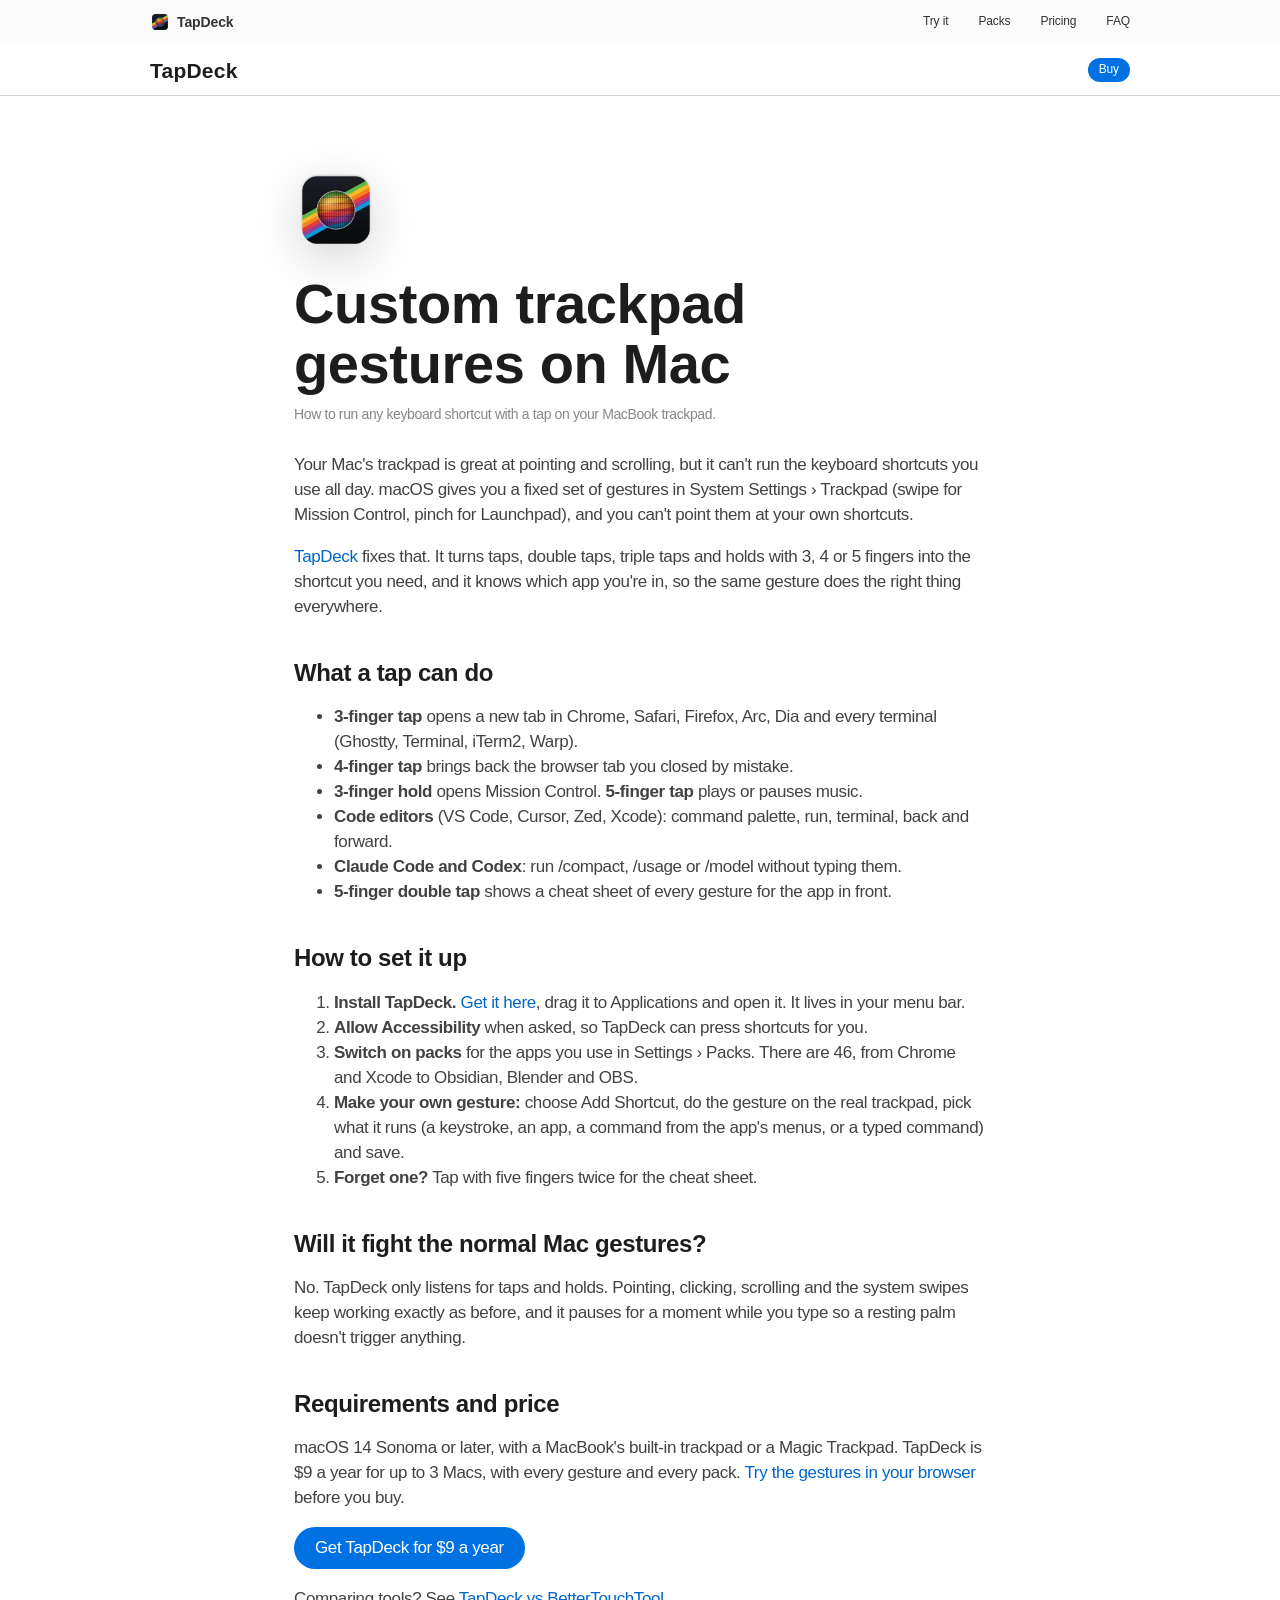
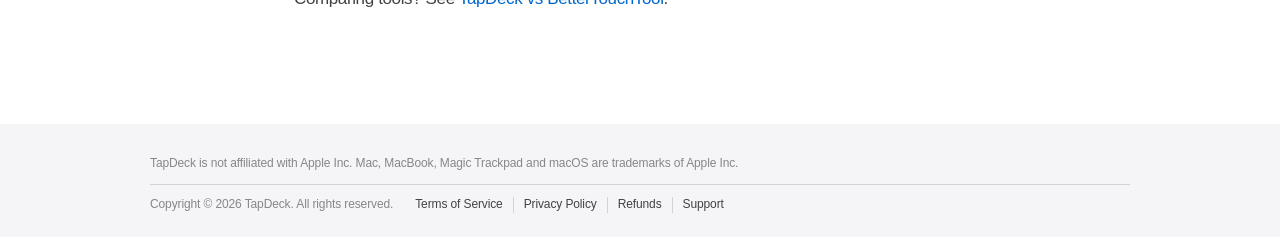
<file: mac-trackpad-gestures.html>
<!doctype html>
<html lang="en">
<head>
  <meta charset="utf-8">
  <meta name="viewport" content="width=device-width, initial-scale=1">
  <meta name="color-scheme" content="light">
  <title>Custom Trackpad Gestures on Mac: Run Any Shortcut with a Tap · TapDeck</title>
  <meta name="description" content="How to add custom trackpad gestures on a Mac: turn 3, 4 and 5-finger taps on your MacBook trackpad or Magic Trackpad into keyboard shortcuts for every app.">
  <link rel="canonical" href="https://tapdeck.tech/mac-trackpad-gestures.html">
  <meta property="og:type" content="article">
  <meta property="og:site_name" content="TapDeck">
  <meta property="og:url" content="https://tapdeck.tech/mac-trackpad-gestures.html">
  <meta property="og:title" content="Custom Trackpad Gestures on Mac: Run Any Shortcut with a Tap">
  <meta property="og:description" content="Turn 3, 4 and 5-finger taps on your MacBook trackpad into keyboard shortcuts for every app.">
  <meta property="og:image" content="https://tapdeck.tech/assets/poster.jpg">
  <meta name="twitter:card" content="summary_large_image">
  <link rel="icon" href="assets/favicon.png">
  <link rel="stylesheet" href="styles.css?v=20261120b">
  <script type="application/ld+json">{"@context":"https://schema.org","@type":"HowTo","name":"How to add custom trackpad gestures on a Mac","description":"Turn multi-finger taps on a MacBook trackpad or Magic Trackpad into keyboard shortcuts with TapDeck.","tool":[{"@type":"HowToTool","name":"TapDeck for Mac"}],"step":[{"@type":"HowToStep","name":"Install TapDeck","text":"Download TapDeck from tapdeck.tech, drag it to Applications and open it. It lives in the menu bar."},{"@type":"HowToStep","name":"Allow trackpad and Accessibility access","text":"When asked, allow Accessibility so TapDeck can press shortcuts for you."},{"@type":"HowToStep","name":"Switch on packs for your apps","text":"In Settings › Packs, switch on the packs for the apps you use, such as Chrome, Safari, Xcode, Ghostty or Obsidian. Each pack puts that app's most-used shortcuts on easy gestures."},{"@type":"HowToStep","name":"Make your own gesture","text":"Choose Add Shortcut, do the gesture on the real trackpad, then pick a keystroke, an app, a menu command or a typed command, and save."},{"@type":"HowToStep","name":"Use the cheat sheet","text":"Tap with five fingers twice to see every gesture for the app in front."}]}</script>
  <script type="application/ld+json">{"@context":"https://schema.org","@type":"FAQPage","mainEntity":[{"@type":"Question","name":"Can you make custom trackpad gestures on a Mac?","acceptedAnswer":{"@type":"Answer","text":"macOS only offers a fixed set of trackpad gestures in System Settings › Trackpad, and you can't assign them to your own keyboard shortcuts. An app like TapDeck adds custom gestures: taps, double taps, triple taps and holds with 3, 4 or 5 fingers, each running the keyboard shortcut you choose in each app."}},{"@type":"Question","name":"Do custom gestures break the normal Mac trackpad gestures?","acceptedAnswer":{"@type":"Answer","text":"No. TapDeck only listens for taps and holds. Pointing, clicking, scrolling and the system swipes keep working exactly as before."}},{"@type":"Question","name":"Does it work with a Magic Trackpad?","acceptedAnswer":{"@type":"Answer","text":"Yes. TapDeck works with a MacBook's built-in trackpad and with Apple's Magic Trackpad, on macOS 14 Sonoma or later."}},{"@type":"Question","name":"How much does TapDeck cost?","acceptedAnswer":{"@type":"Answer","text":"$9 a year for up to 3 Macs, with every gesture and all 46 shortcut packs. You can try it in your browser on tapdeck.tech first."}}]}</script>
</head>
<body>
  <div class="globalnav"><div class="wrap"><a class="mark" href="./"><img src="assets/icon-64.webp" alt="" width="20" height="20">TapDeck</a><nav><a href="./#how">Try it</a><a href="./#packs">Packs</a><a href="./#pricing">Pricing</a><a href="./#faq">FAQ</a></nav></div></div>
  <div class="localnav"><div class="wrap"><a class="title" href="./">TapDeck</a><nav><a class="btn primary small" href="buy.html">Buy</a></nav></div></div>
  <main class="doc">
    <img class="badge" src="assets/icon-256.webp" alt="TapDeck icon" width="84" height="84">
    <h1>Custom trackpad gestures on Mac</h1>
    <p class="updated">How to run any keyboard shortcut with a tap on your MacBook trackpad.</p>

    <p>Your Mac's trackpad is great at pointing and scrolling, but it can't run the keyboard shortcuts you use all day. macOS gives you a fixed set of gestures in System Settings › Trackpad (swipe for Mission Control, pinch for Launchpad), and you can't point them at your own shortcuts.</p>
    <p><a href="./">TapDeck</a> fixes that. It turns taps, double taps, triple taps and holds with 3, 4 or 5 fingers into the shortcut you need, and it knows which app you're in, so the same gesture does the right thing everywhere.</p>

    <h2>What a tap can do</h2>
    <ul>
      <li><b>3-finger tap</b> opens a new tab in Chrome, Safari, Firefox, Arc, Dia and every terminal (Ghostty, Terminal, iTerm2, Warp).</li>
      <li><b>4-finger tap</b> brings back the browser tab you closed by mistake.</li>
      <li><b>3-finger hold</b> opens Mission Control. <b>5-finger tap</b> plays or pauses music.</li>
      <li><b>Code editors</b> (VS Code, Cursor, Zed, Xcode): command palette, run, terminal, back and forward.</li>
      <li><b>Claude Code and Codex</b>: run /compact, /usage or /model without typing them.</li>
      <li><b>5-finger double tap</b> shows a cheat sheet of every gesture for the app in front.</li>
    </ul>

    <h2>How to set it up</h2>
    <ol>
      <li><b>Install TapDeck.</b> <a href="buy.html">Get it here</a>, drag it to Applications and open it. It lives in your menu bar.</li>
      <li><b>Allow Accessibility</b> when asked, so TapDeck can press shortcuts for you.</li>
      <li><b>Switch on packs</b> for the apps you use in Settings › Packs. There are 46, from Chrome and Xcode to Obsidian, Blender and OBS.</li>
      <li><b>Make your own gesture:</b> choose Add Shortcut, do the gesture on the real trackpad, pick what it runs (a keystroke, an app, a command from the app's menus, or a typed command) and save.</li>
      <li><b>Forget one?</b> Tap with five fingers twice for the cheat sheet.</li>
    </ol>

    <h2>Will it fight the normal Mac gestures?</h2>
    <p>No. TapDeck only listens for taps and holds. Pointing, clicking, scrolling and the system swipes keep working exactly as before, and it pauses for a moment while you type so a resting palm doesn't trigger anything.</p>

    <h2>Requirements and price</h2>
    <p>macOS 14 Sonoma or later, with a MacBook's built-in trackpad or a Magic Trackpad. TapDeck is $9 a year for up to 3 Macs, with every gesture and every pack. <a href="./#how">Try the gestures in your browser</a> before you buy.</p>

    <p><a class="btn primary" href="buy.html">Get TapDeck for $9 a year</a></p>
    <p>Comparing tools? See <a href="bettertouchtool-alternative.html">TapDeck vs BetterTouchTool</a>.</p>
  </main>
  <footer class="site"><div class="wrap">
    <p class="fine">TapDeck is not affiliated with Apple Inc. Mac, MacBook, Magic Trackpad and macOS are trademarks of Apple Inc.</p>
    <div class="row"><span>Copyright © 2026 TapDeck. All rights reserved.</span><nav><a href="terms.html">Terms of Service</a><a href="privacy.html">Privacy Policy</a><a href="refund.html">Refunds</a><a href="mailto:feedback@tapdeck.tech?subject=TapDeck%20support">Support</a></nav></div>
  </div></footer>
</body>
</html>
</file>
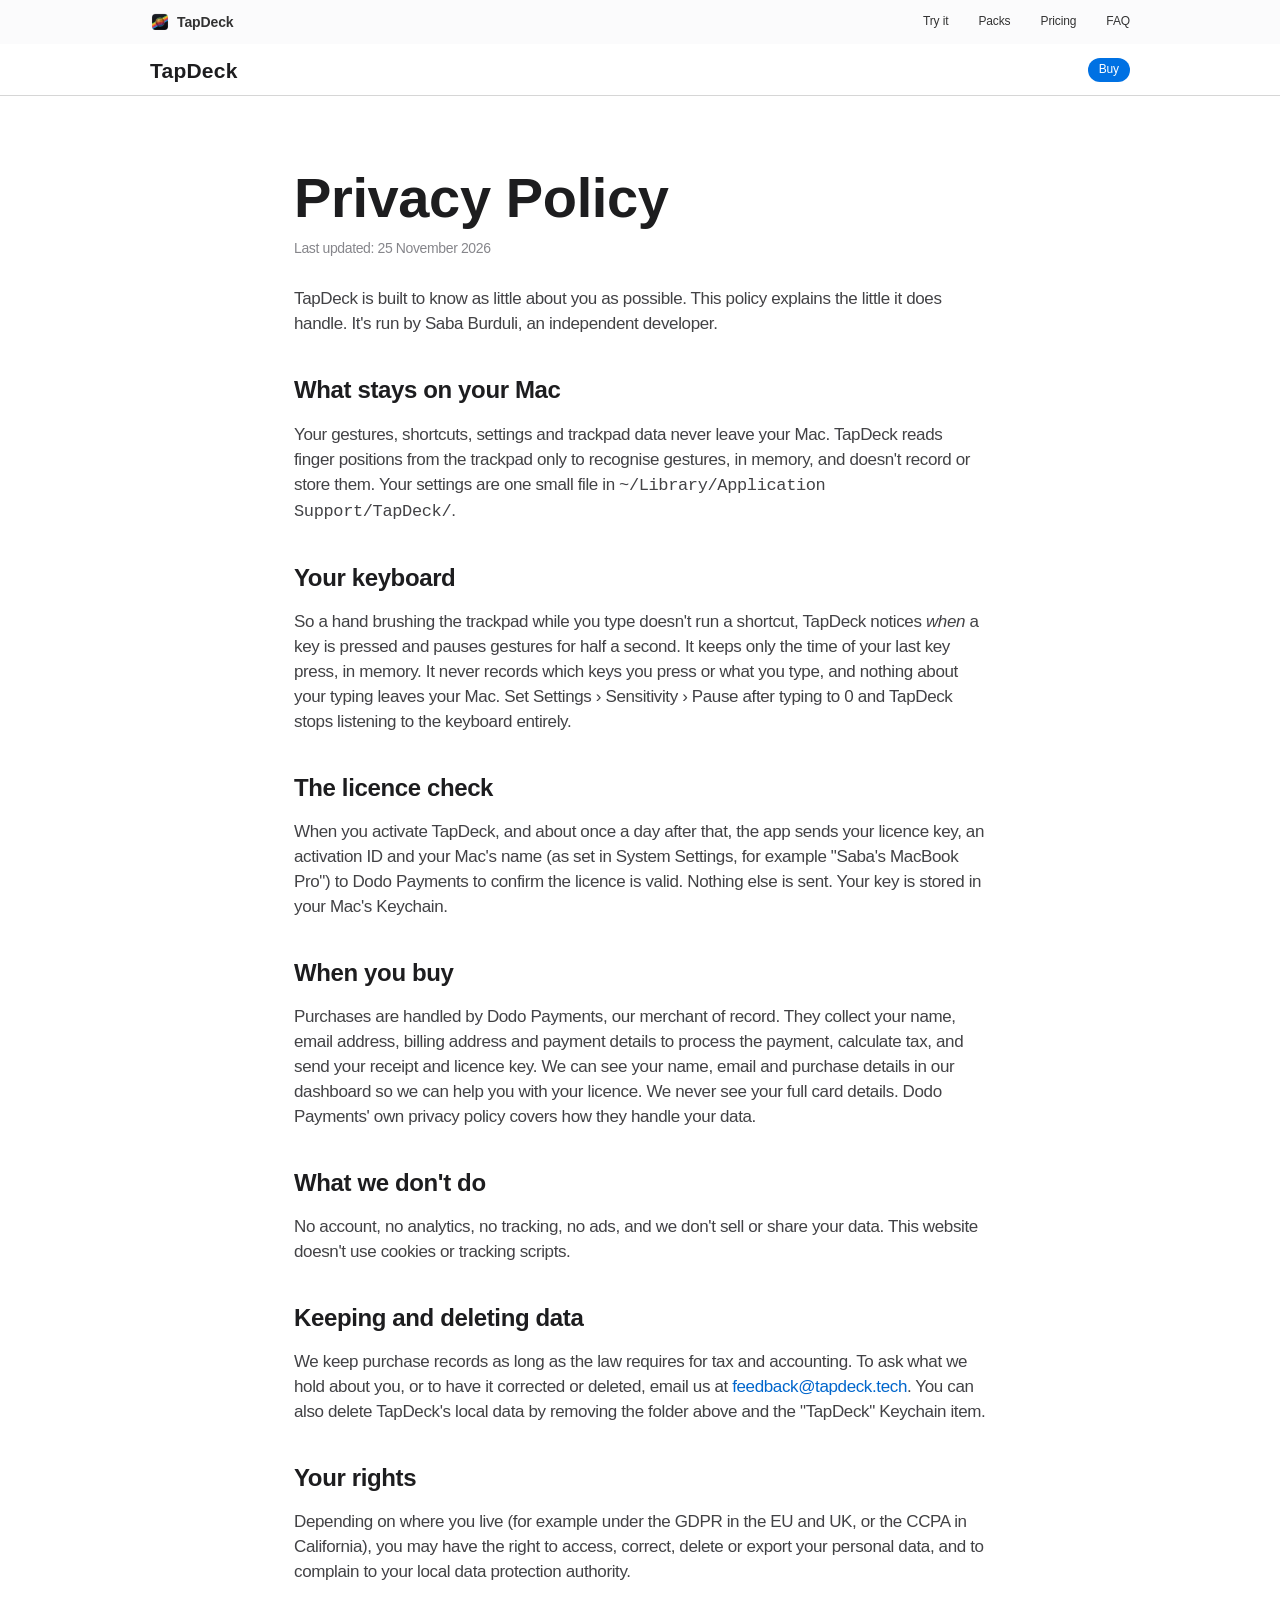
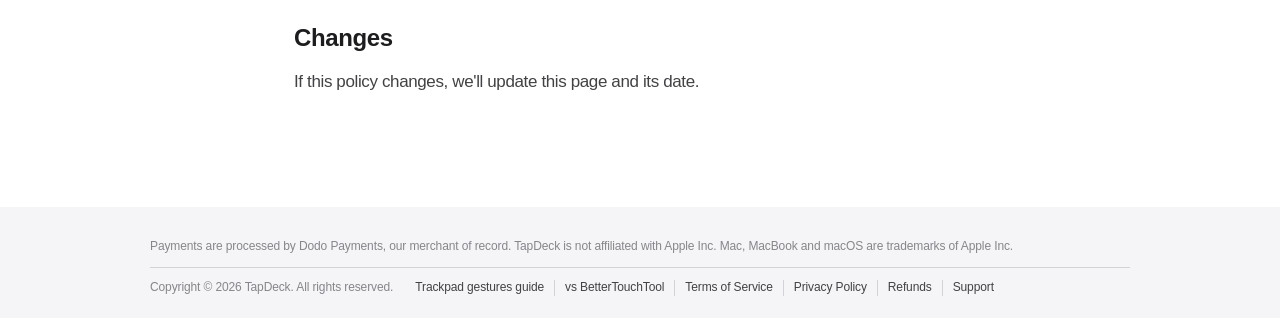
<file: privacy.html>
<!doctype html>
<html lang="en">
<head>
  <meta charset="utf-8">
  <meta name="viewport" content="width=device-width, initial-scale=1">
  <meta name="color-scheme" content="light">
  <title>Privacy Policy · TapDeck for Mac</title>
  <meta name="description" content="How TapDeck handles your data: gestures and settings stay on your Mac, no account, no analytics, no tracking.">
  <link rel="canonical" href="https://tapdeck.tech/privacy.html">
  <link rel="icon" href="assets/favicon.png">
  <link rel="stylesheet" href="styles.css?v=20261120b">
</head>
<body>
  <div class="globalnav"><div class="wrap"><a class="mark" href="./"><img src="assets/icon-64.webp" alt="" width="20" height="20">TapDeck</a><nav><a href="./#how">Try it</a><a href="./#packs">Packs</a><a href="./#pricing">Pricing</a><a href="./#faq">FAQ</a></nav></div></div>
  <div class="localnav"><div class="wrap"><a class="title" href="./">TapDeck</a><nav><a class="btn primary small" href="buy.html">Buy</a></nav></div></div>
  <main class="doc">
    <h1>Privacy Policy</h1>
    <p class="updated">Last updated: 25 November 2026</p>

    <p>TapDeck is built to know as little about you as possible. This policy explains the little it does handle. It's run by Saba Burduli, an independent developer.</p>

    <h2>What stays on your Mac</h2>
    <p>Your gestures, shortcuts, settings and trackpad data never leave your Mac. TapDeck reads finger positions from the trackpad only to recognise gestures, in memory, and doesn't record or store them. Your settings are one small file in <code>~/Library/Application Support/TapDeck/</code>.</p>

    <h2>Your keyboard</h2>
    <p>So a hand brushing the trackpad while you type doesn't run a shortcut, TapDeck notices <em>when</em> a key is pressed and pauses gestures for half a second. It keeps only the time of your last key press, in memory. It never records which keys you press or what you type, and nothing about your typing leaves your Mac. Set Settings › Sensitivity › Pause after typing to 0 and TapDeck stops listening to the keyboard entirely.</p>

    <h2>The licence check</h2>
    <p>When you activate TapDeck, and about once a day after that, the app sends your licence key, an activation ID and your Mac's name (as set in System Settings, for example "Saba's MacBook Pro") to Dodo Payments to confirm the licence is valid. Nothing else is sent. Your key is stored in your Mac's Keychain.</p>

    <h2>When you buy</h2>
    <p>Purchases are handled by Dodo Payments, our merchant of record. They collect your name, email address, billing address and payment details to process the payment, calculate tax, and send your receipt and licence key. We can see your name, email and purchase details in our dashboard so we can help you with your licence. We never see your full card details. Dodo Payments' own privacy policy covers how they handle your data.</p>

    <h2>What we don't do</h2>
    <p>No account, no analytics, no tracking, no ads, and we don't sell or share your data. This website doesn't use cookies or tracking scripts.</p>

    <h2>Keeping and deleting data</h2>
    <p>We keep purchase records as long as the law requires for tax and accounting. To ask what we hold about you, or to have it corrected or deleted, email us at <a href="mailto:feedback@tapdeck.tech?subject=TapDeck%20support">feedback@tapdeck.tech</a>. You can also delete TapDeck's local data by removing the folder above and the "TapDeck" Keychain item.</p>

    <h2>Your rights</h2>
    <p>Depending on where you live (for example under the GDPR in the EU and UK, or the CCPA in California), you may have the right to access, correct, delete or export your personal data, and to complain to your local data protection authority.</p>

    <h2>Changes</h2>
    <p>If this policy changes, we'll update this page and its date.</p>
  </main>
  <footer class="site"><div class="wrap">
    <p class="fine">Payments are processed by Dodo Payments, our merchant of record. TapDeck is not affiliated with Apple Inc. Mac, MacBook and macOS are trademarks of Apple Inc.</p>
    <div class="row"><span>Copyright © 2026 TapDeck. All rights reserved.</span><nav><a href="mac-trackpad-gestures.html">Trackpad gestures guide</a><a href="bettertouchtool-alternative.html">vs BetterTouchTool</a><a href="terms.html">Terms of Service</a><a href="privacy.html">Privacy Policy</a><a href="refund.html">Refunds</a><a href="mailto:feedback@tapdeck.tech?subject=TapDeck%20support">Support</a></nav></div>
  </div></footer>
</body>
</html>
</file>
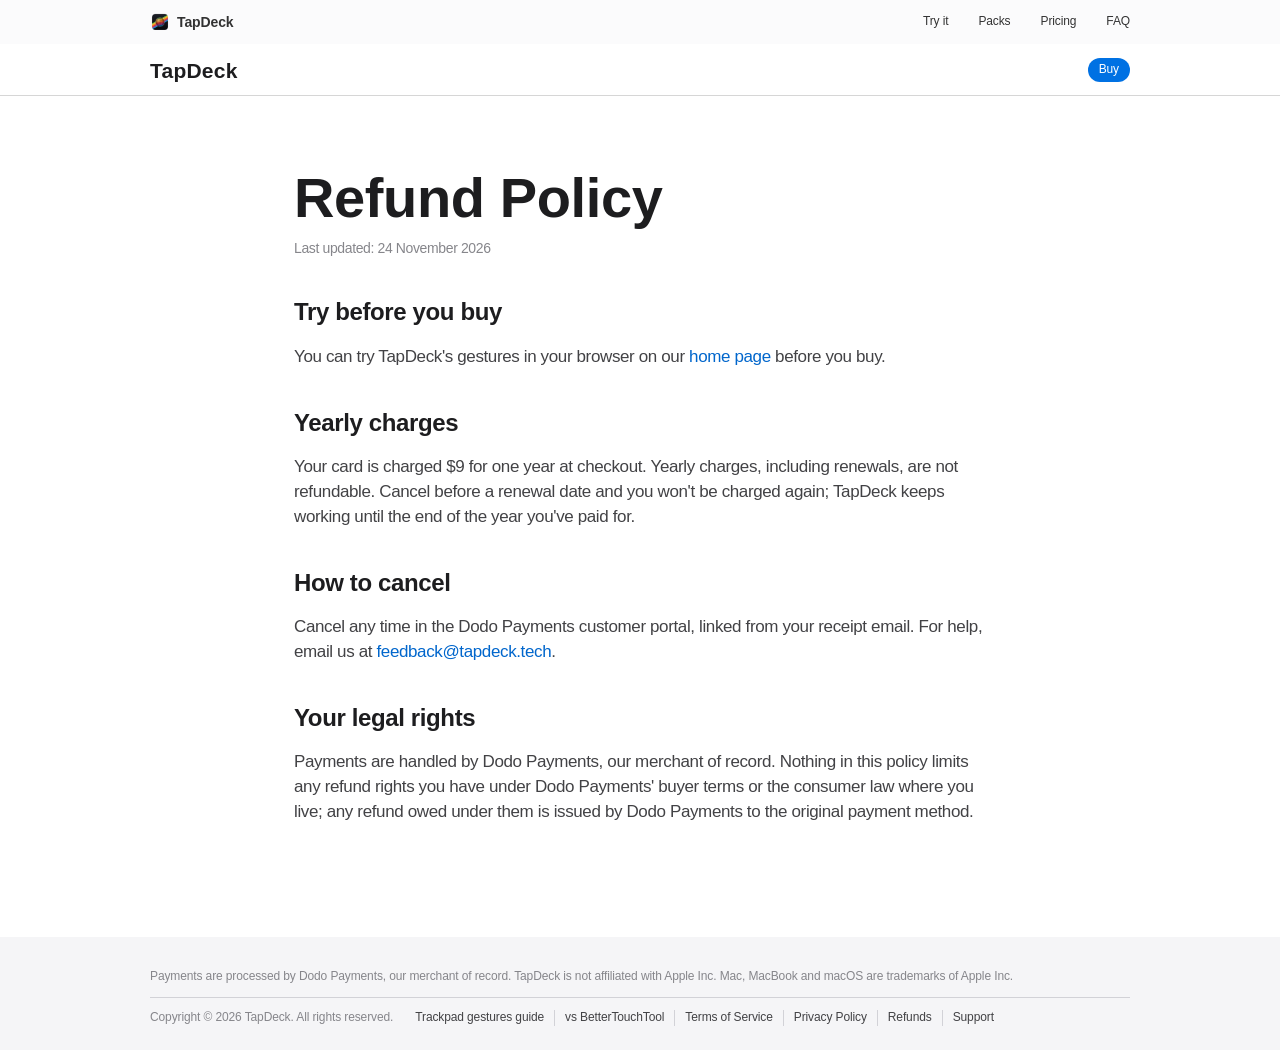
<file: refund.html>
<!doctype html>
<html lang="en">
<head>
  <meta charset="utf-8">
  <meta name="viewport" content="width=device-width, initial-scale=1">
  <meta name="color-scheme" content="light">
  <title>Refund Policy · TapDeck for Mac</title>
  <meta name="description" content="TapDeck's refund policy: try it in your browser first, cancel any time to stop the next renewal.">
  <link rel="canonical" href="https://tapdeck.tech/refund.html">
  <link rel="icon" href="assets/favicon.png">
  <link rel="stylesheet" href="styles.css?v=20261120b">
</head>
<body>
  <div class="globalnav"><div class="wrap"><a class="mark" href="./"><img src="assets/icon-64.webp" alt="" width="20" height="20">TapDeck</a><nav><a href="./#how">Try it</a><a href="./#packs">Packs</a><a href="./#pricing">Pricing</a><a href="./#faq">FAQ</a></nav></div></div>
  <div class="localnav"><div class="wrap"><a class="title" href="./">TapDeck</a><nav><a class="btn primary small" href="buy.html">Buy</a></nav></div></div>
  <main class="doc">
    <h1>Refund Policy</h1>
    <p class="updated">Last updated: 24 November 2026</p>

    <h2>Try before you buy</h2>
    <p>You can try TapDeck's gestures in your browser on our <a href="./#how">home page</a> before you buy.</p>

    <h2>Yearly charges</h2>
    <p>Your card is charged $9 for one year at checkout. Yearly charges, including renewals, are not refundable. Cancel before a renewal date and you won't be charged again; TapDeck keeps working until the end of the year you've paid for.</p>

    <h2>How to cancel</h2>
    <p>Cancel any time in the Dodo Payments customer portal, linked from your receipt email. For help, email us at <a href="mailto:feedback@tapdeck.tech?subject=TapDeck%20support">feedback@tapdeck.tech</a>.</p>

    <h2>Your legal rights</h2>
    <p>Payments are handled by Dodo Payments, our merchant of record. Nothing in this policy limits any refund rights you have under Dodo Payments' buyer terms or the consumer law where you live; any refund owed under them is issued by Dodo Payments to the original payment method.</p>
  </main>
  <footer class="site"><div class="wrap">
    <p class="fine">Payments are processed by Dodo Payments, our merchant of record. TapDeck is not affiliated with Apple Inc. Mac, MacBook and macOS are trademarks of Apple Inc.</p>
    <div class="row"><span>Copyright © 2026 TapDeck. All rights reserved.</span><nav><a href="mac-trackpad-gestures.html">Trackpad gestures guide</a><a href="bettertouchtool-alternative.html">vs BetterTouchTool</a><a href="terms.html">Terms of Service</a><a href="privacy.html">Privacy Policy</a><a href="refund.html">Refunds</a><a href="mailto:feedback@tapdeck.tech?subject=TapDeck%20support">Support</a></nav></div>
  </div></footer>
</body>
</html>
</file>
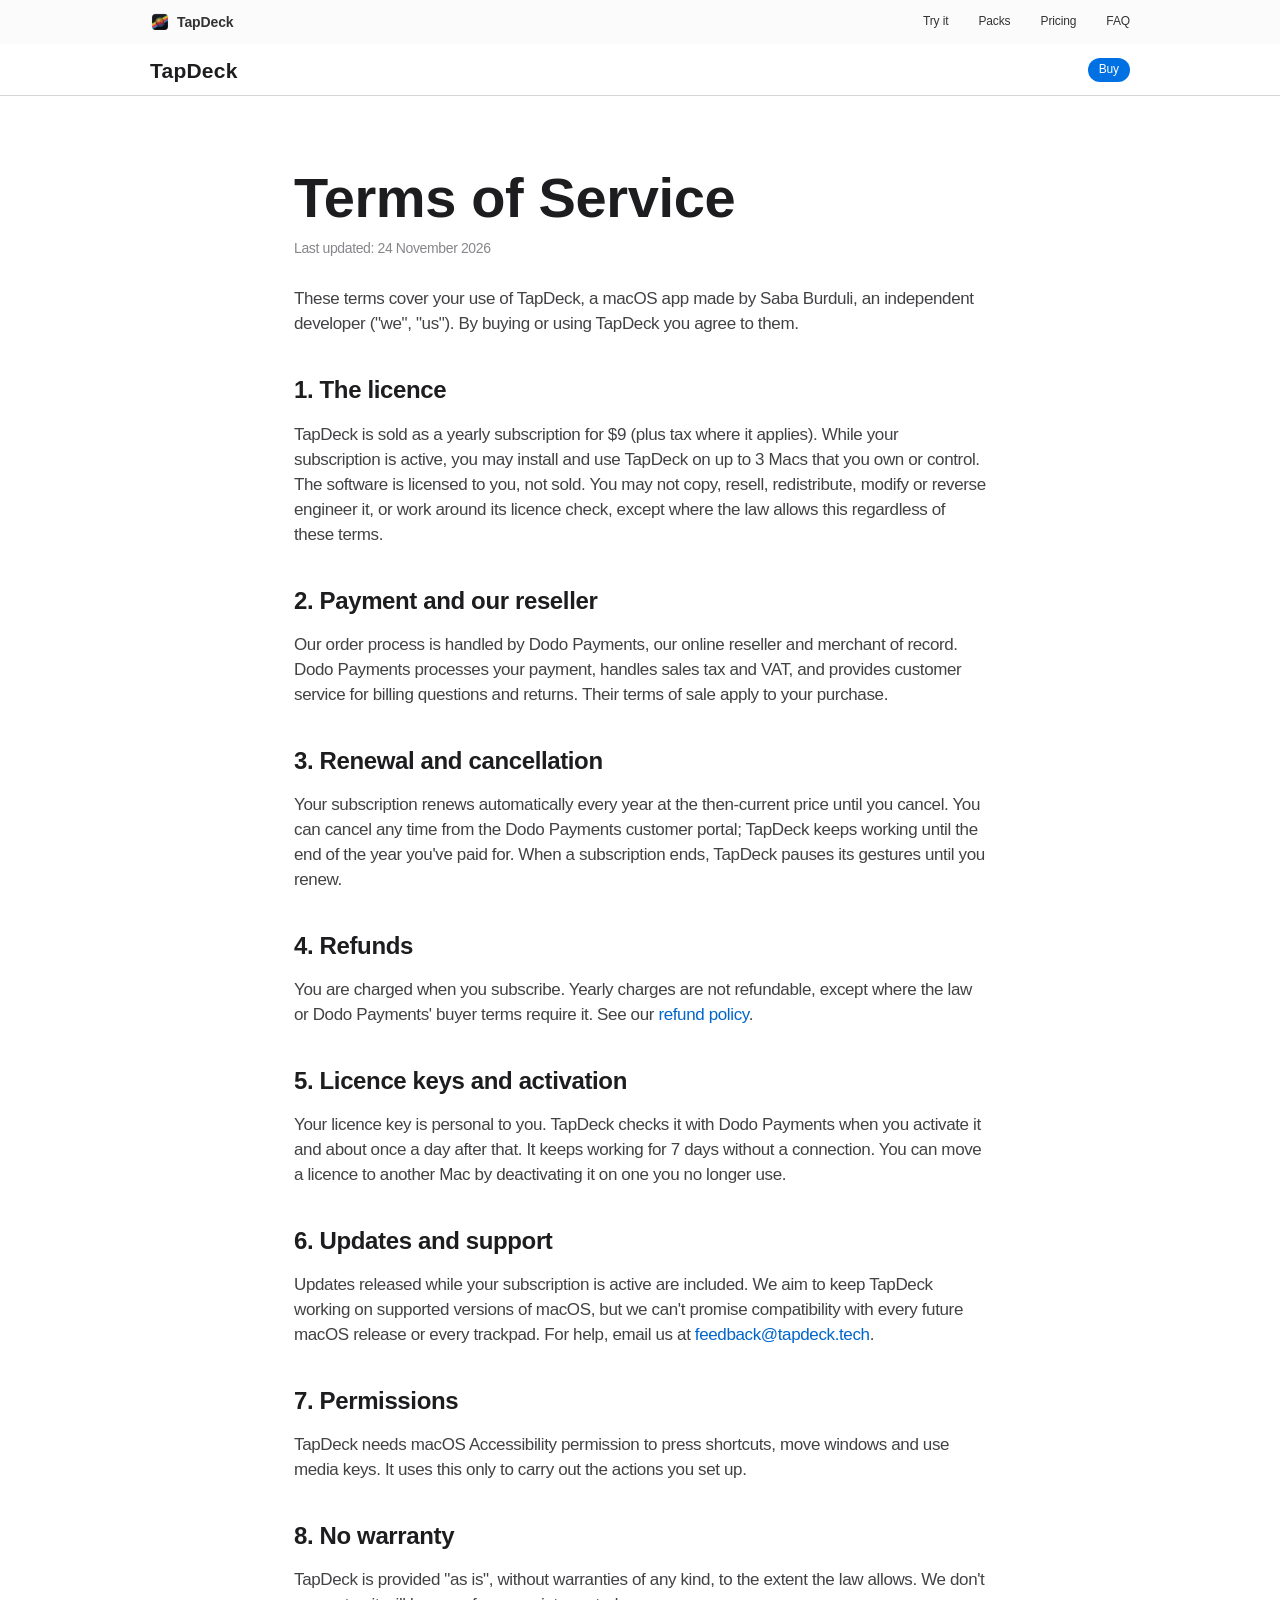
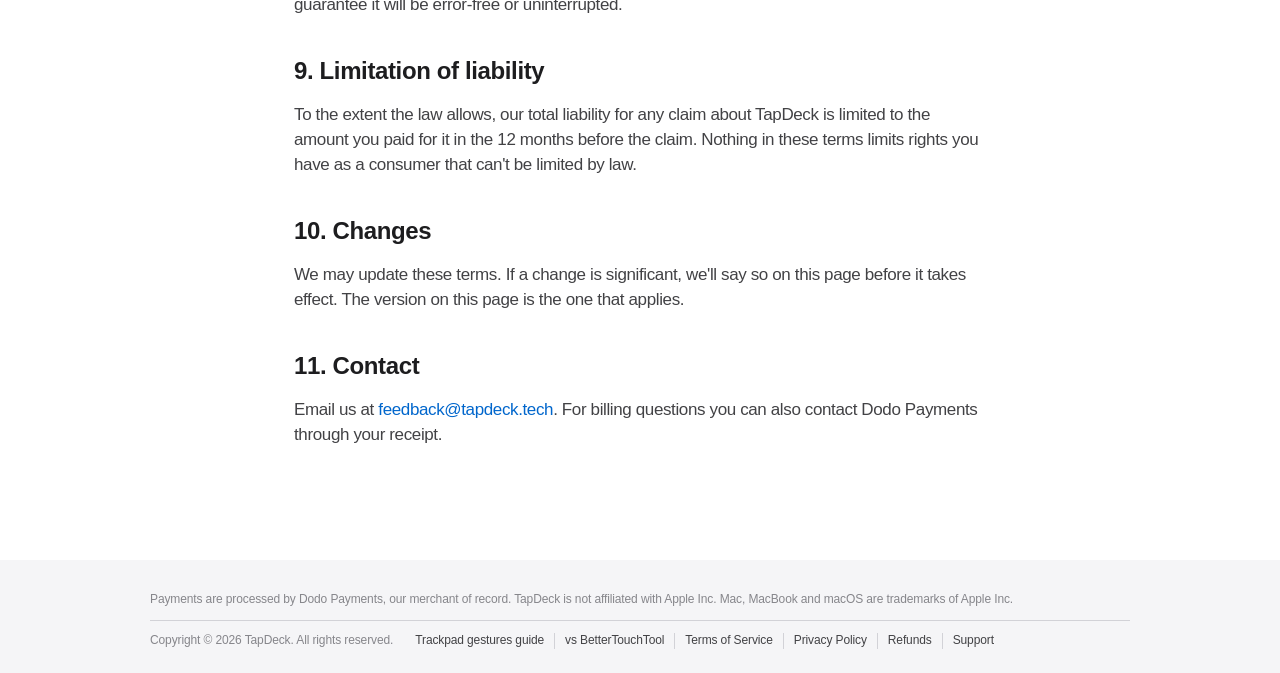
<file: terms.html>
<!doctype html>
<html lang="en">
<head>
  <meta charset="utf-8">
  <meta name="viewport" content="width=device-width, initial-scale=1">
  <meta name="color-scheme" content="light">
  <title>Terms of Service · TapDeck for Mac</title>
  <meta name="description" content="Terms of Service for TapDeck, the Mac app that turns trackpad gestures into keyboard shortcuts.">
  <link rel="canonical" href="https://tapdeck.tech/terms.html">
  <link rel="icon" href="assets/favicon.png">
  <link rel="stylesheet" href="styles.css?v=20261120b">
</head>
<body>
  <div class="globalnav"><div class="wrap"><a class="mark" href="./"><img src="assets/icon-64.webp" alt="" width="20" height="20">TapDeck</a><nav><a href="./#how">Try it</a><a href="./#packs">Packs</a><a href="./#pricing">Pricing</a><a href="./#faq">FAQ</a></nav></div></div>
  <div class="localnav"><div class="wrap"><a class="title" href="./">TapDeck</a><nav><a class="btn primary small" href="buy.html">Buy</a></nav></div></div>
  <main class="doc">
    <h1>Terms of Service</h1>
    <p class="updated">Last updated: 24 November 2026</p>

    <p>These terms cover your use of TapDeck, a macOS app made by Saba Burduli, an independent developer ("we", "us"). By buying or using TapDeck you agree to them.</p>

    <h2>1. The licence</h2>
    <p>TapDeck is sold as a yearly subscription for $9 (plus tax where it applies). While your subscription is active, you may install and use TapDeck on up to 3 Macs that you own or control. The software is licensed to you, not sold. You may not copy, resell, redistribute, modify or reverse engineer it, or work around its licence check, except where the law allows this regardless of these terms.</p>

    <h2>2. Payment and our reseller</h2>
    <p>Our order process is handled by Dodo Payments, our online reseller and merchant of record. Dodo Payments processes your payment, handles sales tax and VAT, and provides customer service for billing questions and returns. Their terms of sale apply to your purchase.</p>

    <h2>3. Renewal and cancellation</h2>
    <p>Your subscription renews automatically every year at the then-current price until you cancel. You can cancel any time from the Dodo Payments customer portal; TapDeck keeps working until the end of the year you've paid for. When a subscription ends, TapDeck pauses its gestures until you renew.</p>

    <h2>4. Refunds</h2>
    <p>You are charged when you subscribe. Yearly charges are not refundable, except where the law or Dodo Payments' buyer terms require it. See our <a href="refund.html">refund policy</a>.</p>

    <h2>5. Licence keys and activation</h2>
    <p>Your licence key is personal to you. TapDeck checks it with Dodo Payments when you activate it and about once a day after that. It keeps working for 7 days without a connection. You can move a licence to another Mac by deactivating it on one you no longer use.</p>

    <h2>6. Updates and support</h2>
    <p>Updates released while your subscription is active are included. We aim to keep TapDeck working on supported versions of macOS, but we can't promise compatibility with every future macOS release or every trackpad. For help, email us at <a href="mailto:feedback@tapdeck.tech?subject=TapDeck%20support">feedback@tapdeck.tech</a>.</p>

    <h2>7. Permissions</h2>
    <p>TapDeck needs macOS Accessibility permission to press shortcuts, move windows and use media keys. It uses this only to carry out the actions you set up.</p>

    <h2>8. No warranty</h2>
    <p>TapDeck is provided "as is", without warranties of any kind, to the extent the law allows. We don't guarantee it will be error-free or uninterrupted.</p>

    <h2>9. Limitation of liability</h2>
    <p>To the extent the law allows, our total liability for any claim about TapDeck is limited to the amount you paid for it in the 12 months before the claim. Nothing in these terms limits rights you have as a consumer that can't be limited by law.</p>

    <h2>10. Changes</h2>
    <p>We may update these terms. If a change is significant, we'll say so on this page before it takes effect. The version on this page is the one that applies.</p>

    <h2>11. Contact</h2>
    <p>Email us at <a href="mailto:feedback@tapdeck.tech?subject=TapDeck%20support">feedback@tapdeck.tech</a>. For billing questions you can also contact Dodo Payments through your receipt.</p>
  </main>
  <footer class="site"><div class="wrap">
    <p class="fine">Payments are processed by Dodo Payments, our merchant of record. TapDeck is not affiliated with Apple Inc. Mac, MacBook and macOS are trademarks of Apple Inc.</p>
    <div class="row"><span>Copyright © 2026 TapDeck. All rights reserved.</span><nav><a href="mac-trackpad-gestures.html">Trackpad gestures guide</a><a href="bettertouchtool-alternative.html">vs BetterTouchTool</a><a href="terms.html">Terms of Service</a><a href="privacy.html">Privacy Policy</a><a href="refund.html">Refunds</a><a href="mailto:feedback@tapdeck.tech?subject=TapDeck%20support">Support</a></nav></div>
  </div></footer>
</body>
</html>
</file>
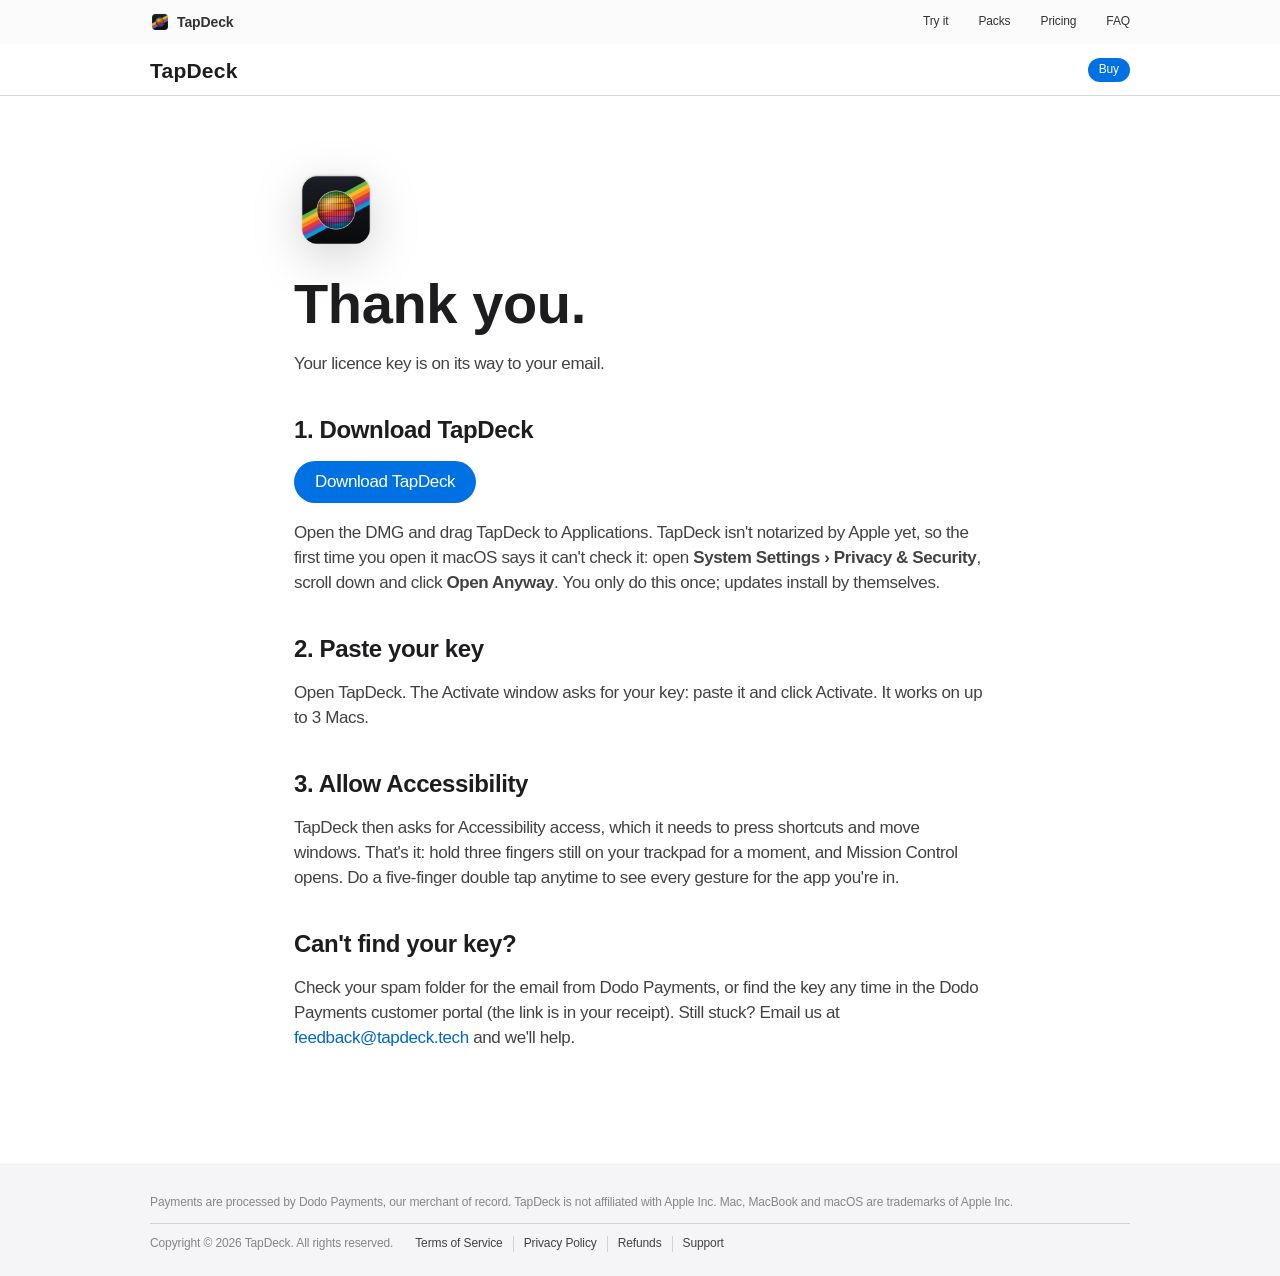
<file: thanks.html>
<!doctype html>
<html lang="en">
<head>
  <meta charset="utf-8">
  <meta name="viewport" content="width=device-width, initial-scale=1">
  <meta name="color-scheme" content="light">
  <title>Thank you · TapDeck</title>
  <meta name="robots" content="noindex">
  <!-- The licence key arrives in this page's address; never send it on to other sites in the Referer header. -->
  <meta name="referrer" content="no-referrer">
  <link rel="icon" href="assets/favicon.png">
  <link rel="stylesheet" href="styles.css?v=20261120b">
</head>
<body>
  <div class="globalnav"><div class="wrap"><a class="mark" href="./"><img src="assets/icon-64.webp" alt="" width="20" height="20">TapDeck</a><nav><a href="./#how">Try it</a><a href="./#packs">Packs</a><a href="./#pricing">Pricing</a><a href="./#faq">FAQ</a></nav></div></div>
  <div class="localnav"><div class="wrap"><a class="title" href="./">TapDeck</a><nav><a class="btn primary small" href="buy.html">Buy</a></nav></div></div>
  <main class="doc">
    <img class="badge" src="assets/icon-256.webp" alt="" width="84" height="84">
    <h1>Thank you.</h1>
    <p id="status">Your licence key is on its way to your email.</p>
    <div class="keybox" id="keybox" hidden>
      <code id="key"></code>
      <button type="button" class="btn primary small" id="copy">Copy</button>
    </div>

    <div id="steps">
    <h2>1. Download TapDeck</h2>
    <p><a class="btn primary" href="https://tapdeck.tech/download/TapDeck.dmg" download>Download TapDeck</a></p>
    <p>Open the DMG and drag TapDeck to Applications. TapDeck isn't notarized by Apple yet, so the first time you open it macOS says it can't check it: open <b>System Settings › Privacy &amp; Security</b>, scroll down and click <b>Open Anyway</b>. You only do this once; updates install by themselves.</p>

    <h2>2. Paste your key</h2>
    <p>Open TapDeck. The Activate window asks for your key: paste it and click Activate. It works on up to 3 Macs.</p>

    <h2>3. Allow Accessibility</h2>
    <p>TapDeck then asks for Accessibility access, which it needs to press shortcuts and move windows. That's it: hold three fingers still on your trackpad for a moment, and Mission Control opens. Do a five-finger double tap anytime to see every gesture for the app you're in.</p>

    <h2>Can't find your key?</h2>
    <p>Check your spam folder for the email from Dodo Payments, or find the key any time in the Dodo Payments customer portal (the link is in your receipt). Still stuck? Email us at <a href="mailto:feedback@tapdeck.tech?subject=TapDeck%20support">feedback@tapdeck.tech</a> and we'll help.</p>
    </div>
  </main>
  <footer class="site"><div class="wrap">
    <p class="fine">Payments are processed by Dodo Payments, our merchant of record. TapDeck is not affiliated with Apple Inc. Mac, MacBook and macOS are trademarks of Apple Inc.</p>
    <div class="row"><span>Copyright © 2026 TapDeck. All rights reserved.</span><nav><a href="terms.html">Terms of Service</a><a href="privacy.html">Privacy Policy</a><a href="refund.html">Refunds</a><a href="mailto:feedback@tapdeck.tech?subject=TapDeck%20support">Support</a></nav></div>
  </div></footer>
  <script>
    // Dodo's return URL carries ?status=…&license_key=…. Show the key with a Copy button, then take the query out of
    // the address bar so the key doesn't linger in history or get shared with the link.
    const params = new URLSearchParams(location.search);
    const status = params.get('status');
    const key = params.get('license_key');
    if (status && status !== 'succeeded' && status !== 'active') {
      document.querySelector('h1').textContent = 'Payment not completed.';
      document.getElementById('status').textContent = 'The payment didn\'t go through, so no licence was issued and nothing was charged.';
      document.getElementById('steps').outerHTML = '<p><a class="btn primary" href="buy.html">Try again</a></p>';
    } else if (key) {
      document.getElementById('status').textContent = 'Here\'s your licence key. A copy is on its way to your email too.';
      document.getElementById('key').textContent = key;
      document.getElementById('keybox').hidden = false;
      const copy = document.getElementById('copy');
      copy.addEventListener('click', async () => {
        try { await navigator.clipboard.writeText(key); } catch {
          const r = document.createRange(); r.selectNodeContents(document.getElementById('key'));
          getSelection().removeAllRanges(); getSelection().addRange(r); document.execCommand('copy');
        }
        copy.textContent = 'Copied';
        setTimeout(() => { copy.textContent = 'Copy'; }, 1800);
      });
    }
    if (location.search) history.replaceState(null, '', location.pathname);
  </script>
</body>
</html>
</file>
<file: styles.css>
/* TapDeck site, in the design language of Apple's product pages (measured from apple.com): SF Pro via the system font,
   #1d1d1f text on white and #f5f5f7 panels, #0071e3 pill buttons, semibold display type with tight tracking,
   generous white space, and motion that follows the scroll. Light only, like Apple's product pages. */
:root {
  --ink: #1d1d1f;
  --ink-2: #6e6e73;
  --ink-3: #86868b;
  --page: #ffffff;
  --panel: #f5f5f7;
  --line: #d2d2d7;
  --blue: #0071e3;
  --blue-hover: #0077ed;
  --link: #0066cc;
  --rainbow: linear-gradient(90deg, #61BA45, #FCB826, #F5821F, #E03B3D, #963D96, #039EDB);
  --ease: cubic-bezier(0.28, 0.11, 0.32, 1);
  --display: -apple-system, BlinkMacSystemFont, "SF Pro Display", "SF Pro Icons", "Helvetica Neue", Helvetica, Arial, sans-serif;
  --text: -apple-system, BlinkMacSystemFont, "SF Pro Text", "SF Pro Icons", "Helvetica Neue", Helvetica, Arial, sans-serif;
  color-scheme: light;
}

* { box-sizing: border-box; }
html { -webkit-text-size-adjust: 100%; scroll-behavior: smooth; }
body {
  margin: 0; background: var(--page); color: var(--ink);
  font: 400 17px/1.47059 var(--text); letter-spacing: -0.022em;
  -webkit-font-smoothing: antialiased; -moz-osx-font-smoothing: grayscale;
}
a { color: var(--link); text-decoration: none; }
a:hover { text-decoration: underline; }
img, video, canvas { display: block; max-width: 100%; }
img { height: auto; }   /* width/height attributes reserve the space; CSS still sizes the image */
.wrap { width: min(980px, 100% - 44px); margin: 0 auto; }
.wide-wrap { width: min(1260px, 100% - 44px); margin: 0 auto; }
h1, h2, h3 { font-family: var(--display); font-weight: 600; margin: 0; color: var(--ink); }
.eyebrow { font: 600 21px/1.19 var(--display); letter-spacing: 0.011em; margin: 0 0 6px; }
.eyebrow.rainbow { background: var(--rainbow); -webkit-background-clip: text; background-clip: text; color: transparent; }
.headline { font-size: clamp(40px, 6vw, 56px); line-height: 1.07; letter-spacing: -0.005em; }
.lede { font: 400 clamp(19px, 2vw, 21px)/1.38 var(--display); letter-spacing: 0.011em; color: var(--ink-2); margin: 14px 0 0; }
.lede b { color: var(--ink); font-weight: 600; }
.center { text-align: center; }
.muted { color: var(--ink-2); }

/* Buttons: Apple's blue pill and the "Learn more ›" link. */
.btn { display: inline-flex; align-items: center; justify-content: center; gap: 6px; min-width: 28px; padding: 11px 21px; border-radius: 980px;
  font: 400 17px/1.17648 var(--text); letter-spacing: -0.022em; border: 0; cursor: pointer; text-decoration: none; transition: background .2s var(--ease); }
.btn:hover { text-decoration: none; }
.btn.primary { background: var(--blue); color: #fff; }
.btn.primary:hover { background: var(--blue-hover); }
.btn.small { padding: 4px 11px; font-size: 12px; line-height: 1.33; letter-spacing: -0.01em; }
.btn[aria-disabled="true"] { background: #e8e8ed; color: var(--ink-3); cursor: default; }
.more { color: var(--link); white-space: nowrap; }
.more::after { content: " ›"; }
.ctas { display: flex; gap: 24px; align-items: center; justify-content: center; flex-wrap: wrap; margin-top: 24px; }

/* Navigation: a thin global bar, then a sticky product bar with the name and Buy. */
.globalnav { position: relative; z-index: 30; height: 44px; background: rgba(250,250,252,0.8); backdrop-filter: saturate(1.8) blur(20px); -webkit-backdrop-filter: saturate(1.8) blur(20px); }
.globalnav .wrap { display: flex; align-items: center; height: 44px; gap: 30px; font-size: 12px; letter-spacing: -0.01em; }
.globalnav a { color: rgba(0,0,0,0.8); }
.globalnav a:hover { color: #000; text-decoration: none; }
.globalnav .mark { display: flex; align-items: center; gap: 7px; font-weight: 600; font-size: 14px; }
.globalnav .mark img { width: 20px; height: 20px; }
.globalnav nav { display: flex; gap: 30px; margin-left: auto; }
.localnav { position: sticky; top: 0; z-index: 25; height: 52px; background: rgba(255,255,255,0.72); backdrop-filter: saturate(1.8) blur(20px); -webkit-backdrop-filter: saturate(1.8) blur(20px);
  border-bottom: 1px solid rgba(0,0,0,0.16); }
.localnav .wrap { display: flex; align-items: center; height: 52px; gap: 24px; }
.localnav .title { font: 600 21px/1 var(--display); letter-spacing: 0.011em; color: var(--ink); }
.localnav nav { display: flex; gap: 24px; margin-left: auto; align-items: center; font-size: 12px; }
.localnav nav a:not(.btn) { color: var(--ink); opacity: 0.88; }
@media (max-width: 734px) { .globalnav nav, .localnav nav a:not(.btn) { display: none; } .localnav nav { margin-left: auto; } }

/* Scroll reveal: text and tiles rise and fade in, staggered, with Apple's easing. */
.reveal { opacity: 0; transform: translateY(30px); transition: opacity .9s var(--ease), transform .9s var(--ease); transition-delay: calc(var(--i, 0) * 90ms); }
.reveal.in { opacity: 1; transform: none; }
/* The hero is the first paint (and the LCP), so it never waits for JS or fades from invisible: it only rises, in CSS. */
.rise { animation: rise .9s var(--ease) both; animation-delay: calc(var(--i, 0) * 90ms); }
@keyframes rise { from { transform: translateY(30px); } }
@media (prefers-reduced-motion: reduce) { .reveal { opacity: 1; transform: none; transition: none; } .rise { animation: none; } html { scroll-behavior: auto; } }

section { position: relative; }
.section { padding: 120px 0; }
.section.panel { background: var(--panel); }
.section-head { max-width: 760px; margin: 0 auto 64px; text-align: center; }

/* Hero */
.hero { text-align: center; padding: 74px 0 38px; }
.hero .icon { width: 96px; height: 96px; margin: 0 auto 18px; filter: drop-shadow(0 12px 24px rgba(0,0,0,0.18)); }
.hero h1 { font-size: clamp(48px, 8.2vw, 96px); line-height: 1.05; letter-spacing: -0.015em; }
.hero .price { font: 400 21px/1.38 var(--display); margin-top: 18px; color: var(--ink); }
.hero .price span { color: var(--ink-2); }

/* The film: the teaser's live 3D scene on a pinned stage. It keeps its proportions and always fits the window. */
.film { height: 1500vh; }
.film-stage { position: sticky; top: 52px; height: calc(100vh - 52px); overflow: hidden; background: #fff; }
.film-frame { position: absolute; left: 0; top: 0; transform-origin: 0 0; }
.film-frame iframe { display: block; border: 0; width: 1920px; height: 1080px; pointer-events: none; background: #fff; }
.film-frame.tall iframe { width: 1080px; height: 1920px; }
.film-fallback { position: absolute; inset: 0; width: 100%; height: 100%; object-fit: contain; }
[hidden] { display: none !important; }
/* The still (no 3D, or a failed film): one screen, no scrubbing, no chapters. */
.film.still { height: auto; }
.film.still .film-stage { position: relative; top: 0; height: min(80vh, 760px); }
.film.still .film-chapters, .film.still .film-bar { display: none; }
.film.still .film-frame { inset: 0; transform: none !important; }
.film.still + .film-skip { display: none; }
.film-chapters { position: absolute; left: 50%; bottom: 26px; transform: translateX(-50%); display: flex; gap: 4px; padding: 5px; border-radius: 980px;
  background: rgba(245,245,247,0.96); max-width: calc(100% - 32px); overflow-x: auto; scrollbar-width: none; }
.film-chapters button { font: 400 12px/1 var(--text); letter-spacing: -0.01em; color: var(--ink-2); background: transparent; border: 0; border-radius: 980px; padding: 7px 12px; cursor: pointer; white-space: nowrap; transition: background .25s var(--ease), color .25s var(--ease); }
.film-chapters button[aria-current="true"] { background: #fff; color: var(--ink); box-shadow: 0 1px 4px rgba(0,0,0,0.12); }
.film-bar { position: absolute; left: 0; right: 0; bottom: 0; height: 3px; background: rgba(0,0,0,0.06); }
.film-bar i { display: block; height: 100%; width: 100%; transform-origin: 0 0; transform: scaleX(0); background: var(--ink); }
.film-skip { text-align: center; margin: 18px 0 0; font-size: 14px; }
@media (prefers-reduced-motion: reduce) { .film { height: auto; } .film-stage { position: relative; top: 0; height: min(80vh, 760px); } .film-chapters { display: none; } }

/* Try it: the interactive demo, on a light panel. */
.demo { display: grid; grid-template-columns: minmax(0, 1.55fr) minmax(300px, 1fr); gap: 32px; align-items: start; }
.demo-screen { position: relative; }
.bezel { background: #0b0b0d; padding: 10px; border-radius: 22px; box-shadow: 0 30px 60px rgba(0,0,0,0.18), inset 0 0 0 1px rgba(255,255,255,0.08); }
.bezel canvas { width: 100%; aspect-ratio: 1.532; border-radius: 13px; }
.demo-pill { position: absolute; left: 50%; bottom: 22px; transform: translate(-50%, 8px); display: inline-flex; align-items: center; gap: 10px;
  padding: 10px 18px; border-radius: 980px; background: rgba(255,255,255,0.9); color: var(--ink); font-weight: 600; font-size: 15px; white-space: nowrap;
  box-shadow: 0 10px 30px rgba(0,0,0,0.18); backdrop-filter: blur(16px); -webkit-backdrop-filter: blur(16px); opacity: 0; transition: opacity .25s ease, transform .25s ease; pointer-events: none; max-width: calc(100% - 24px); overflow: hidden; text-overflow: ellipsis; }
.demo-pill.show { opacity: 1; transform: translate(-50%, 0); }
.demo-pill.hint { color: var(--ink-2); font-weight: 500; white-space: normal; width: max-content; text-align: center; }
.demo-pill .dot { width: 10px; height: 10px; border-radius: 50%; flex: none; }
.demo-side { display: grid; gap: 16px; }
.demo-apps, .demo-fingers { display: flex; align-items: center; gap: 8px; flex-wrap: wrap; font-size: 14px; color: var(--ink-2); }
.demo-apps > span, .demo-fingers > span { margin-right: 4px; }
.demo-apps button, .demo-fingers button { font: 400 14px/1 var(--text); color: var(--ink); background: #fff; border: 1px solid var(--line); border-radius: 980px; padding: 8px 14px; cursor: pointer;
  display: inline-flex; align-items: center; gap: 7px; transition: border-color .2s, box-shadow .2s; }
.demo-apps img { width: 18px; height: 18px; }
.demo-fingers button { width: 42px; justify-content: center; padding: 8px 0; font-weight: 600; }
.demo-apps button[aria-pressed="true"], .demo-fingers button[aria-pressed="true"] { border-color: var(--blue); box-shadow: inset 0 0 0 1px var(--blue); color: var(--blue); }
.demo-fingers kbd { font: inherit; font-size: 12px; margin-left: 4px; color: var(--ink-3); }
.demo-pad { position: relative; aspect-ratio: 1.6; border-radius: 18px; overflow: hidden; cursor: pointer; touch-action: none; user-select: none; -webkit-user-select: none;
  background: #e3e4e8; box-shadow: inset 0 0 0 1px rgba(0,0,0,0.1), 0 20px 40px rgba(0,0,0,0.12); }
.demo-pad canvas { position: absolute; inset: 0; width: 100%; height: 100%; }
.demo-pad .corner { position: absolute; border: 1.5px dashed rgba(29,29,31,0.3); pointer-events: none; }
/* Inset 6px from the edge, yet ending at 15% like the hit zone (RULES.cornerSize): the box is the zone's inner edge. */
.demo-pad .corner.tl, .demo-pad .corner.tr { width: calc(15% - 6px); height: calc(15% - 6px); }
.demo-pad .corner.tl { left: 6px; top: 6px; border-radius: 12px 4px 4px 4px; }
.demo-pad .corner.tr { right: 6px; top: 6px; border-radius: 4px 12px 4px 4px; }
.pad-hint { position: absolute; left: 0; right: 0; bottom: 12px; text-align: center; font-size: 13px; font-weight: 600; color: rgba(29,29,31,0.55); pointer-events: none; text-shadow: 0 0 10px rgba(255,255,255,0.8); }
.demo-hold { position: absolute; left: 50%; top: 50%; width: 64px; height: 64px; margin: -32px 0 0 -32px; border-radius: 50%; opacity: 0; transition: opacity .2s;
  background: conic-gradient(var(--blue) calc(var(--k, 0) * 360deg), rgba(255,255,255,0.4) 0); -webkit-mask: radial-gradient(circle, transparent 54%, #000 56%); mask: radial-gradient(circle, transparent 54%, #000 56%); pointer-events: none; }
.demo-hold.on { opacity: 1; }
.demo-cheat { list-style: none; margin: 0; padding: 8px; display: grid; gap: 2px; background: #fff; border-radius: 18px; }
.demo-cheat li { display: grid; grid-template-columns: 10px 1fr auto; gap: 10px; align-items: center; padding: 8px 10px; border-radius: 10px; font-size: 14px; transition: background .3s ease; }
.demo-cheat li .dot { width: 8px; height: 8px; border-radius: 50%; }
.demo-cheat li b { font-weight: 600; }
.demo-cheat li .does { color: var(--ink-2); text-align: right; }
.demo-cheat li.lit { background: rgba(0,113,227,0.1); }
.demo-note { margin: 24px auto 0; max-width: 720px; text-align: center; font-size: 12px; color: var(--ink-3); }
.touch-only { display: none; }
.demo.touch .mouse-only, .touch .mouse-only { display: none; }
@media (pointer: coarse) { .touch-only { display: inline; } .mouse-only { display: none !important; } }
@media (max-width: 860px) { .demo { grid-template-columns: 1fr; } }

/* Tiles: Apple's rounded panels. */
.tiles { display: grid; grid-template-columns: repeat(3, 1fr); gap: 20px; }
.tile { background: var(--panel); border-radius: 28px; padding: 36px 32px; overflow: hidden; }
.section.panel .tile { background: #fff; }
.tile img.app { width: 64px; height: 64px; margin-bottom: 18px; }
.tile h3 { font-size: 24px; line-height: 1.17; letter-spacing: 0.009em; }
.tile p { margin: 8px 0 0; color: var(--ink-2); font-size: 17px; }
.tile .gesture { margin-top: 18px; display: grid; gap: 6px; font-size: 14px; }
.tile .gesture span { display: flex; justify-content: space-between; gap: 12px; padding-top: 6px; border-top: 1px solid var(--line); }
.tile .gesture b { font-weight: 600; }
.tile.showcase { grid-column: 1 / -1; padding: 0; background: #000; }
.tile.showcase img { width: 100%; }
@media (max-width: 860px) { .tiles { grid-template-columns: 1fr 1fr; } }
@media (max-width: 560px) { .tiles { grid-template-columns: 1fr; } }

/* Numbers */
.numbers { display: grid; grid-template-columns: repeat(4, 1fr); gap: 28px; text-align: center; }
.numbers .n { font: 600 clamp(48px, 6vw, 72px)/1.05 var(--display); letter-spacing: -0.015em; }
.numbers .n small { font-size: 0.45em; font-weight: 600; margin-left: 2px; }
.numbers p { margin: 8px 0 0; color: var(--ink-2); font-size: 17px; }
@media (max-width: 860px) { .numbers { grid-template-columns: 1fr 1fr; row-gap: 48px; } }

/* The water moment: a dark band where the app's water follows the pointer. */
.water-moment { background: #000; color: #f5f5f7; padding: 0; }
.water-moment .copy { position: relative; z-index: 2; padding: 120px 0 40px; text-align: center; pointer-events: none; }
.water-moment h2 { color: #f5f5f7; }
.water-moment .lede { color: #a1a1a6; }
.water-moment .pool { position: relative; height: min(70vh, 640px); margin: 0 auto; width: min(1260px, 100% - 44px); border-radius: 28px; overflow: hidden; touch-action: pan-y; }
.water-moment .pool canvas { position: absolute; inset: 0; width: 100%; height: 100%; }
.water-moment .pool span { position: absolute; left: 0; right: 0; bottom: 20px; text-align: center; color: rgba(245,245,247,0.6); font-size: 14px; pointer-events: none; }
.water-moment .after { height: 120px; }

/* Pricing teaser */
.pricing { text-align: center; }
.pricing .amount { font: 600 clamp(64px, 10vw, 112px)/1 var(--display); letter-spacing: -0.02em; margin-top: 18px; }
.pricing .amount span { font-size: 0.32em; color: var(--ink-2); font-weight: 600; letter-spacing: 0; }
.included { list-style: none; padding: 0; margin: 36px auto 0; display: grid; grid-template-columns: repeat(4, 1fr); gap: 20px; max-width: 980px; }
.included li { background: var(--panel); border-radius: 18px; padding: 22px 18px; font-size: 15px; color: var(--ink-2); }
.included li b { display: block; color: var(--ink); font-size: 17px; margin-bottom: 4px; }
@media (max-width: 860px) { .included { grid-template-columns: 1fr 1fr; } }

/* FAQ */
.faq { max-width: 820px; margin: 0 auto; }
.faq details { border-bottom: 1px solid var(--line); padding: 22px 0; }
.faq summary { cursor: pointer; list-style: none; display: flex; justify-content: space-between; gap: 20px; font: 600 21px/1.3 var(--display); }
.faq summary::-webkit-details-marker { display: none; }
.faq summary::after { content: "+"; font-weight: 400; color: var(--ink-2); transition: transform .3s var(--ease); }
.faq details[open] summary::after { transform: rotate(45deg); }
.faq details p { margin: 12px 0 0; color: var(--ink-2); }

/* Footer: Apple's small grey legal footer. */
footer.site { background: var(--panel); color: var(--ink-3); font-size: 12px; line-height: 1.33; letter-spacing: -0.01em; padding: 20px 0 24px; }
footer.site .wrap > * + * { margin-top: 12px; }
footer.site .fine { padding-bottom: 12px; border-bottom: 1px solid var(--line); }
footer.site .row { display: flex; flex-wrap: wrap; gap: 8px 22px; align-items: center; }
footer.site nav { display: flex; flex-wrap: wrap; gap: 0; }
footer.site nav a { color: #424245; padding: 0 10px; border-left: 1px solid var(--line); }
footer.site nav a:first-child { padding-left: 0; border-left: 0; }

/* Text pages: terms, privacy, refunds, thanks. */
.doc { width: min(692px, 100% - 44px); margin: 0 auto; padding: 72px 0 96px; }
.doc h1 { font-size: clamp(40px, 6vw, 56px); line-height: 1.07; }
.summary .testmode { display: inline-block; margin-left: 8px; padding: 1px 7px; border-radius: 980px; background: #fff4e5; color: #b25e00; font-size: 11px; font-weight: 600; vertical-align: 1px; }
.doc .keybox { display: flex; align-items: center; gap: 12px; margin: 18px 0 8px; padding: 14px 14px 14px 18px; background: var(--panel); border-radius: 14px; }
.doc .keybox code { flex: 1; min-width: 0; font: 500 15px/1.4 ui-monospace, SFMono-Regular, Menlo, monospace; overflow-wrap: anywhere; user-select: all; }
.doc .updated { color: var(--ink-3); font-size: 14px; margin: 10px 0 28px; }
.doc h2 { font-size: 24px; line-height: 1.17; margin: 40px 0 10px; }
.doc p, .doc li { color: #424245; }
.doc .badge { width: 84px; height: 84px; margin-bottom: 22px; filter: drop-shadow(0 12px 24px rgba(0,0,0,0.18)); }

/* Buy page, after Apple's store pages. */
.buy-head { padding: 56px 0 40px; }
.buy-head h1 { font-size: clamp(40px, 5vw, 48px); line-height: 1.08; }
.buy-head p { margin: 10px 0 0; font-size: 17px; }
.buy { display: grid; grid-template-columns: minmax(0, 1.6fr) minmax(320px, 1fr); gap: 40px; align-items: start; padding-bottom: 160px; }
.gallery { position: sticky; top: 72px; background: var(--panel); border-radius: 28px; overflow: hidden; }
.gallery .slides { display: grid; grid-auto-flow: column; grid-auto-columns: 100%; overflow-x: auto; scroll-snap-type: x mandatory; scrollbar-width: none; }
.gallery .slides::-webkit-scrollbar { display: none; }
.gallery .slide { scroll-snap-align: center; aspect-ratio: 1.25; display: grid; place-items: center; padding: 40px; }
.gallery .slide img { max-height: 100%; border-radius: 16px; }
.gallery .slide img.icon { width: 46%; border-radius: 0; filter: drop-shadow(0 20px 40px rgba(0,0,0,0.2)); }
.gallery .caption { position: absolute; left: 0; right: 0; top: 26px; text-align: center; font-size: 14px; color: var(--ink-2); }
.gallery .controls { display: flex; justify-content: center; align-items: center; gap: 14px; padding: 0 0 22px; }
.gallery .controls button { width: 36px; height: 36px; border-radius: 50%; border: 0; background: rgba(210,210,215,0.64); color: var(--ink); font-size: 18px; cursor: pointer; }
.gallery .dots { display: flex; gap: 8px; padding: 10px 16px; border-radius: 980px; background: rgba(210,210,215,0.64); }
.gallery .dots i { width: 8px; height: 8px; border-radius: 50%; background: rgba(0,0,0,0.42); }
.gallery .dots i.on { background: var(--ink); }
.steps h2 { font-size: 24px; line-height: 1.17; margin: 0 0 18px; }
.steps h2 span { color: var(--ink-3); }
.steps .step + .step { margin-top: 44px; }
.option { display: flex; justify-content: space-between; gap: 16px; align-items: center; padding: 18px 20px; border-radius: 12px; border: 1px solid var(--ink-3); background: #fff; cursor: pointer; }
.option[aria-checked="true"] { border: 2px solid var(--blue); padding: 17px 19px; }
.option b { font-size: 17px; font-weight: 600; }
.option small { display: block; color: var(--ink-2); font-size: 14px; margin-top: 2px; }
.option .cost { text-align: right; font-size: 14px; color: var(--ink-2); }
.option .cost b { display: block; color: var(--ink); }
.checklist { list-style: none; padding: 0; margin: 0; display: grid; gap: 12px; }
.checklist li { display: grid; grid-template-columns: 22px 1fr; gap: 10px; color: #424245; }
.checklist li::before { content: "✓"; color: var(--blue); font-weight: 600; }
.numbered { counter-reset: n; list-style: none; padding: 0; margin: 0; display: grid; gap: 14px; }
.numbered li { counter-increment: n; display: grid; grid-template-columns: 28px 1fr; gap: 10px; color: #424245; }
.numbered li::before { content: counter(n); width: 24px; height: 24px; border-radius: 50%; background: var(--panel); display: grid; place-items: center; font-size: 13px; font-weight: 600; color: var(--ink); }
.summary { position: fixed; left: 0; right: 0; bottom: 0; z-index: 40; background: rgba(255,255,255,0.82); backdrop-filter: saturate(1.8) blur(20px); -webkit-backdrop-filter: saturate(1.8) blur(20px);
  border-top: 1px solid rgba(0,0,0,0.12); }
.summary .wrap { display: flex; align-items: center; gap: 20px; min-height: 76px; padding: 12px 0; }
.summary .what { font-size: 14px; color: var(--ink-2); }
.summary .what b { display: block; font-size: 17px; color: var(--ink); font-weight: 600; }
.summary .total { margin-left: auto; text-align: right; font-size: 14px; color: var(--ink-2); }
.summary .total b { display: block; font-size: 21px; color: var(--ink); font-weight: 600; }
.summary .btn { min-width: 220px; }
@media (max-width: 860px) {
  .buy { grid-template-columns: 1fr; }
  .gallery { position: relative; top: 0; }
  .summary .what { display: none; }
  .summary .btn { min-width: 0; }
}
@media (max-width: 560px) {
  .summary .wrap { gap: 12px; }
  .summary .total { font-size: 12px; }
  .summary .total b { font-size: 17px; }
  .summary .btn { white-space: nowrap; padding: 11px 16px; font-size: 15px; }
}

/* Keyboard users: a skip link that appears on focus */
.skip { position: absolute; left: 12px; top: -48px; z-index: 100; padding: 8px 14px; border-radius: 10px; background: #1d1d1f; color: #fff; font-size: 14px; text-decoration: none; }
.skip:focus { top: 12px; }
</file>
